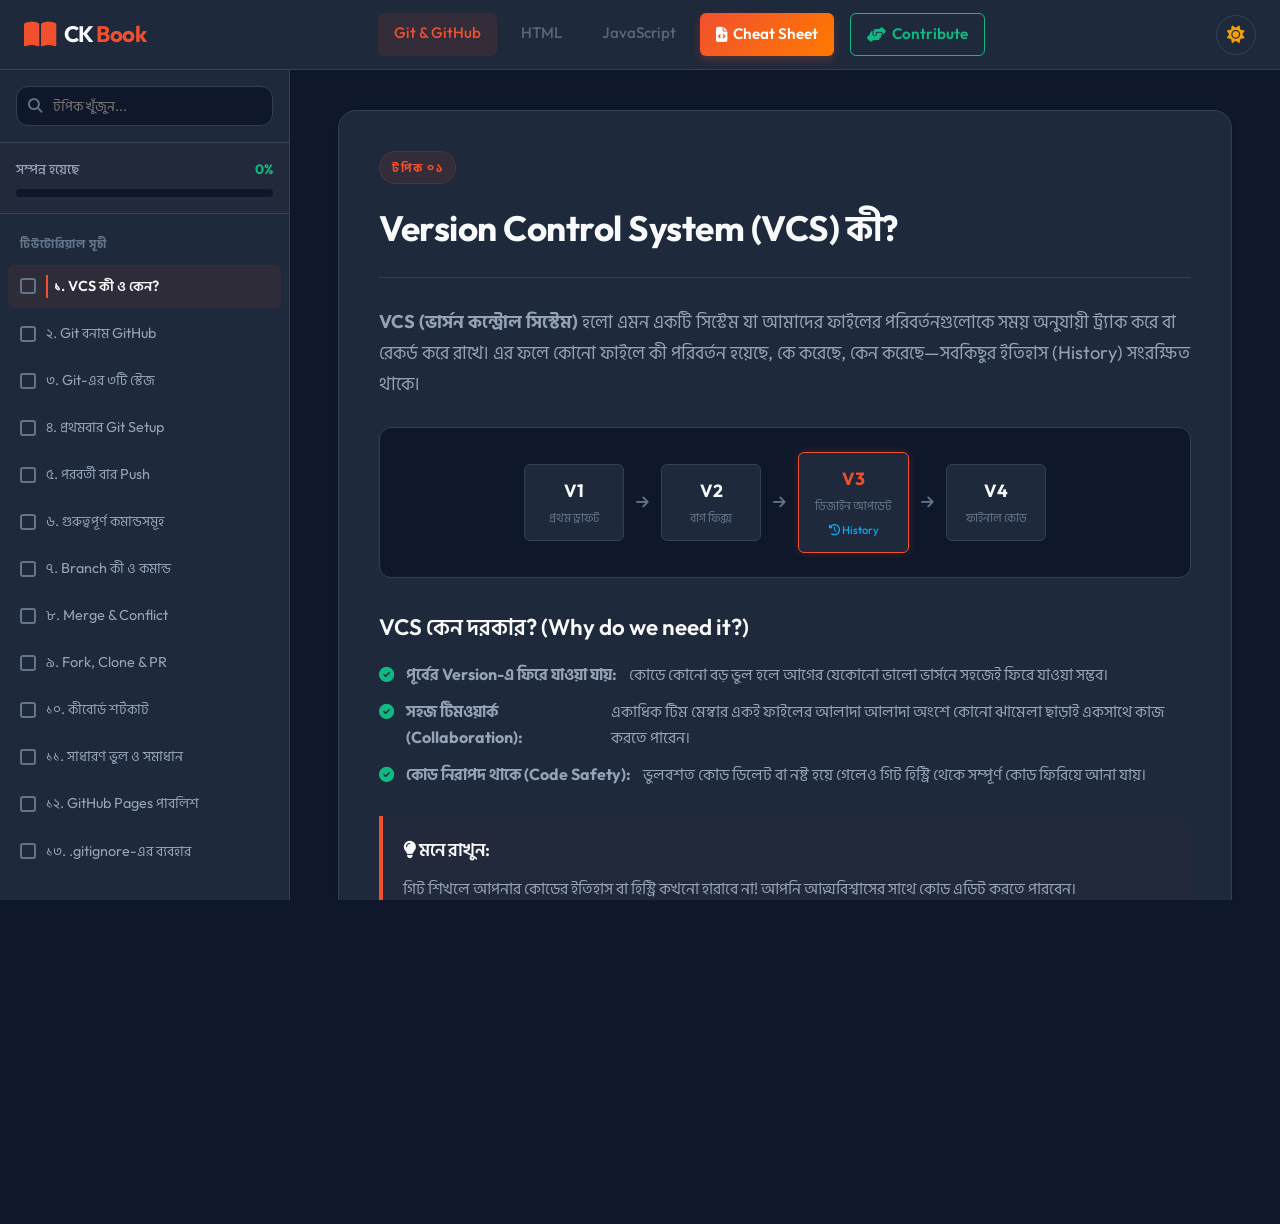
<file: index.html>
<!DOCTYPE html>
<html lang="bn">
<head>
    <meta charset="UTF-8">
    <meta name="viewport" content="width=device-width, initial-scale=1.0">
    <title>Web Development - শিখুন সহজে | CK Book</title>
    <!-- Google Fonts -->
    <link rel="preconnect" href="https://fonts.googleapis.com">
    <link rel="preconnect" href="https://fonts.gstatic.com" crossorigin>
    <link href="https://fonts.googleapis.com/css2?family=Fira+Code:wght@400;500&family=Hind+Siliguri:wght@400;500;600;700&family=Outfit:wght@300;400;500;600;700&display=swap" rel="stylesheet">
    <!-- FontAwesome icons -->
    <link rel="stylesheet" href="https://cdnjs.cloudflare.com/ajax/libs/font-awesome/6.4.0/css/all.min.css">
    <!-- Custom CSS -->
    <link rel="stylesheet" href="style.css">
</head>
<body class="dark-mode">

    <!-- Header Section -->
    <header class="main-header">
        <div class="header-left">
            <button class="menu-toggle" id="menuToggleBtn" aria-label="Toggle Sidebar">
                <i class="fa-solid fa-bars"></i>
            </button>
            <div class="logo">
                <i class="fa-solid fa-book-open logo-icon"></i>
                <span class="logo-text">CK <span>Book</span></span>
            </div>
        </div>

        <nav class="header-nav">
            <a href="index.html#vcs" class="nav-link active">Git & GitHub</a>
            <a href="#" class="nav-link disabled" onclick="alert('HTML & CSS modules are coming soon!')">HTML</a>
            <a href="#" class="nav-link disabled" onclick="alert('JavaScript modules are coming soon!')">JavaScript</a>
            <a href="cheatsheet.html" class="nav-link nav-btn-cheatsheet">
                <i class="fa-solid fa-file-code"></i> Cheat Sheet
            </a>
            <a href="contribute.html" class="nav-link nav-btn-contribute">
                <i class="fa-solid fa-handshake-angle"></i> Contribute
            </a>
        </nav>

        <div class="header-right">
            <div class="theme-switch-wrapper">
                <button id="themeToggleBtn" class="theme-toggle-btn" title="Toggle Light/Dark Mode">
                    <i class="fa-solid fa-sun"></i>
                </button>
            </div>
        </div>
    </header>

    <!-- Main Workspace Layout -->
    <div class="app-container">

        <!-- Sidebar Navigation -->
        <aside class="sidebar" id="sidebar">
            <div class="sidebar-search">
                <div class="search-box">
                    <i class="fa-solid fa-magnifying-glass search-icon"></i>
                    <input type="text" id="topicSearch" placeholder="টপিক খুঁজুন...">
                </div>
            </div>

            <div class="progress-section">
                <div class="progress-info">
                    <span class="progress-label">সম্পন্ন হয়েছে</span>
                    <span class="progress-percent" id="progressPercent">0%</span>
                </div>
                <div class="progress-bar-container">
                    <div class="progress-bar" id="progressBar"></div>
                </div>
            </div>

            <nav class="sidebar-links" id="sidebarLinks">
                <div class="sidebar-group-title">টিউটোরিয়াল সূচী</div>
                
                <a href="#vcs" class="sidebar-link active" data-id="vcs">
                    <span class="link-checkbox-wrapper" onclick="toggleProgress(event, 'vcs')">
                        <input type="checkbox" id="chk-vcs" class="topic-chk">
                    </span>
                    <span class="link-text">১. VCS কী ও কেন?</span>
                </a>
                <a href="#git-vs-github" class="sidebar-link" data-id="git-vs-github">
                    <span class="link-checkbox-wrapper" onclick="toggleProgress(event, 'git-vs-github')">
                        <input type="checkbox" id="chk-git-vs-github" class="topic-chk">
                    </span>
                    <span class="link-text">২. Git বনাম GitHub</span>
                </a>
                <a href="#git-stages" class="sidebar-link" data-id="git-stages">
                    <span class="link-checkbox-wrapper" onclick="toggleProgress(event, 'git-stages')">
                        <input type="checkbox" id="chk-git-stages" class="topic-chk">
                    </span>
                    <span class="link-text">৩. Git-এর ৩টি স্টেজ</span>
                </a>
                <a href="#git-setup" class="sidebar-link" data-id="git-setup">
                    <span class="link-checkbox-wrapper" onclick="toggleProgress(event, 'git-setup')">
                        <input type="checkbox" id="chk-git-setup" class="topic-chk">
                    </span>
                    <span class="link-text">৪. প্রথমবার Git Setup</span>
                </a>
                <a href="#subsequent-push" class="sidebar-link" data-id="subsequent-push">
                    <span class="link-checkbox-wrapper" onclick="toggleProgress(event, 'subsequent-push')">
                        <input type="checkbox" id="chk-subsequent-push" class="topic-chk">
                    </span>
                    <span class="link-text">৫. পরবর্তী বার Push</span>
                </a>
                <a href="#important-commands" class="sidebar-link" data-id="important-commands">
                    <span class="link-checkbox-wrapper" onclick="toggleProgress(event, 'important-commands')">
                        <input type="checkbox" id="chk-important-commands" class="topic-chk">
                    </span>
                    <span class="link-text">৬. গুরুত্বপূর্ণ কমান্ডসমূহ</span>
                </a>
                <a href="#branches" class="sidebar-link" data-id="branches">
                    <span class="link-checkbox-wrapper" onclick="toggleProgress(event, 'branches')">
                        <input type="checkbox" id="chk-branches" class="topic-chk">
                    </span>
                    <span class="link-text">৭. Branch কী ও কমান্ড</span>
                </a>
                <a href="#merge-conflict" class="sidebar-link" data-id="merge-conflict">
                    <span class="link-checkbox-wrapper" onclick="toggleProgress(event, 'merge-conflict')">
                        <input type="checkbox" id="chk-merge-conflict" class="topic-chk">
                    </span>
                    <span class="link-text">৮. Merge & Conflict</span>
                </a>
                <a href="#fork-clone-pr" class="sidebar-link" data-id="fork-clone-pr">
                    <span class="link-checkbox-wrapper" onclick="toggleProgress(event, 'fork-clone-pr')">
                        <input type="checkbox" id="chk-fork-clone-pr" class="topic-chk">
                    </span>
                    <span class="link-text">৯. Fork, Clone & PR</span>
                </a>
                <a href="#keyboard-shortcuts" class="sidebar-link" data-id="keyboard-shortcuts">
                    <span class="link-checkbox-wrapper" onclick="toggleProgress(event, 'keyboard-shortcuts')">
                        <input type="checkbox" id="chk-keyboard-shortcuts" class="topic-chk">
                    </span>
                    <span class="link-text">১০. কীবোর্ড শর্টকাট</span>
                </a>
                <a href="#beginner-errors" class="sidebar-link" data-id="beginner-errors">
                    <span class="link-checkbox-wrapper" onclick="toggleProgress(event, 'beginner-errors')">
                        <input type="checkbox" id="chk-beginner-errors" class="topic-chk">
                    </span>
                    <span class="link-text">১১. সাধারণ ভুল ও সমাধান</span>
                </a>
                <a href="#github-pages" class="sidebar-link" data-id="github-pages">
                    <span class="link-checkbox-wrapper" onclick="toggleProgress(event, 'github-pages')">
                        <input type="checkbox" id="chk-github-pages" class="topic-chk">
                    </span>
                    <span class="link-text">১২. GitHub Pages পাবলিশ</span>
                </a>
                <a href="#gitignore" class="sidebar-link" data-id="gitignore">
                    <span class="link-checkbox-wrapper" onclick="toggleProgress(event, 'gitignore')">
                        <input type="checkbox" id="chk-gitignore" class="topic-chk">
                    </span>
                    <span class="link-text">১৩. .gitignore-এর ব্যবহার</span>
                </a>
            </nav>
        </aside>

        <!-- Sidebar Overlay for Mobile -->
        <div class="sidebar-overlay" id="sidebarOverlay"></div>

        <!-- Main Content Area -->
        <main class="content-area">
            
            <!-- SECTION 1: VCS -->
            <section id="sec-vcs" class="content-section active">
                <div class="content-card">
                    <div class="section-badge">টপিক ০১</div>
                    <h1>Version Control System (VCS) কী?</h1>
                    <div class="divider"></div>
                    
                    <p class="intro-text">
                        <strong>VCS (ভার্সন কন্ট্রোল সিস্টেম)</strong> হলো এমন একটি সিস্টেম যা আমাদের ফাইলের পরিবর্তনগুলোকে সময় অনুযায়ী ট্র‍্যাক করে বা রেকর্ড করে রাখে। এর ফলে কোনো ফাইলে কী পরিবর্তন হয়েছে, কে করেছে, কেন করেছে—সবকিছুর ইতিহাস (History) সংরক্ষিত থাকে।
                    </p>

                    <div class="illustration-container">
                        <div class="flow-diagram">
                            <div class="flow-node">
                                <span class="node-label">V1</span>
                                <span class="node-sub">প্রথম ড্রাফট</span>
                            </div>
                            <div class="flow-arrow"><i class="fa-solid fa-arrow-right"></i></div>
                            <div class="flow-node">
                                <span class="node-label">V2</span>
                                <span class="node-sub">বাগ ফিক্স</span>
                            </div>
                            <div class="flow-arrow"><i class="fa-solid fa-arrow-right"></i></div>
                            <div class="flow-node active">
                                <span class="node-label">V3</span>
                                <span class="node-sub">ডিজাইন আপডেট</span>
                                <span class="node-history"><i class="fa-solid fa-clock-rotate-left"></i> History</span>
                            </div>
                            <div class="flow-arrow"><i class="fa-solid fa-arrow-right"></i></div>
                            <div class="flow-node">
                                <span class="node-label">V4</span>
                                <span class="node-sub">ফাইনাল কোড</span>
                            </div>
                        </div>
                    </div>

                    <h3>VCS কেন দরকার? (Why do we need it?)</h3>
                    <ul class="styled-list">
                        <li>
                            <i class="fa-solid fa-circle-check list-icon"></i>
                            <strong>পূর্বের Version-এ ফিরে যাওয়া যায়:</strong> কোডে কোনো বড় ভুল হলে আগের যেকোনো ভালো ভার্সনে সহজেই ফিরে যাওয়া সম্ভব।
                        </li>
                        <li>
                            <i class="fa-solid fa-circle-check list-icon"></i>
                            <strong>সহজ টিমওয়ার্ক (Collaboration):</strong> একাধিক টিম মেম্বার একই ফাইলের আলাদা আলাদা অংশে কোনো ঝামেলা ছাড়াই একসাথে কাজ করতে পারেন।
                        </li>
                        <li>
                            <i class="fa-solid fa-circle-check list-icon"></i>
                            <strong>কোড নিরাপদ থাকে (Code Safety):</strong> ভুলবশত কোড ডিলেট বা নষ্ট হয়ে গেলেও গিট হিস্ট্রি থেকে সম্পূর্ণ কোড ফিরিয়ে আনা যায়।
                        </li>
                    </ul>

                    <div class="note-box tip">
                        <h4><i class="fa-solid fa-lightbulb"></i> মনে রাখুন:</h4>
                        <p>গিট শিখলে আপনার কোডের ইতিহাস বা হিস্ট্রি কখনো হারাবে না! আপনি আত্মবিশ্বাসের সাথে কোড এডিট করতে পারবেন।</p>
                    </div>
                </div>
            </section>

            <!-- SECTION 2: Git vs GitHub -->
            <section id="sec-git-vs-github" class="content-section">
                <div class="content-card">
                    <div class="section-badge">টপিক ০২</div>
                    <h1>Git বনাম GitHub</h1>
                    <div class="divider"></div>

                    <p class="intro-text">
                        অনেকেই গিট (Git) এবং গিটহাব (GitHub) কে একই জিনিস মনে করেন, কিন্তু তাদের মধ্যে স্পষ্ট পার্থক্য রয়েছে। সংক্ষেপে বলতে গেলে:
                    </p>
                    
                    <div class="vs-container">
                        <div class="vs-card git-card">
                            <div class="vs-header">
                                <i class="fa-brands fa-git-alt"></i>
                                <h2>Git (গিট)</h2>
                            </div>
                            <div class="vs-body">
                                <ul>
                                    <li> এটি একটি <strong>সফটওয়্যার (Software)</strong>।</li>
                                    <li> এটি লোকাল কম্পিউটারেই কাজ করে <strong>(Local System)</strong>।</li>
                                    <li> এটি ফাইল ট্র্যাকিং এবং ভার্সন কন্ট্রোল করে।</li>
                                    <li> ইন্টারনেট ছাড়াও সম্পূর্ণ <strong>অফলাইনে</strong> কাজ করা যায়।</li>
                                    <li> কোড আপনার নিজের কম্পিউটারে জমা থাকে।</li>
                                </ul>
                            </div>
                        </div>

                        <div class="vs-divider">VS</div>

                        <div class="vs-card github-card">
                            <div class="vs-header">
                                <i class="fa-brands fa-github"></i>
                                <h2>GitHub (গিটহাব)</h2>
                            </div>
                            <div class="vs-body">
                                <ul>
                                    <li> এটি একটি <strong>ওয়েব সার্ভিস (Web Service)</strong>।</li>
                                    <li> এটি একটি ক্লাউড বা ইন্টারনেট ভিত্তিক হোস্টিং সার্ভিস <strong>(Cloud)</strong>।</li>
                                    <li> এটি গিট রিপোজিটরিগুলো অনলাইনে হোস্ট করতে সাহায্য করে।</li>
                                    <li> এটি ব্যবহার করার জন্য <strong>ইন্টারনেট কানেকশন</strong> প্রয়োজন।</li>
                                    <li> কোড ইন্টারনেটে ক্লাউড স্টোরেজে জমা থাকে।</li>
                                </ul>
                            </div>
                        </div>
                    </div>

                    <div class="note-box info">
                        <h4><i class="fa-solid fa-circle-info"></i> গোল্ডেন রুল:</h4>
                        <p><strong>Git</strong> হলো আপনার লোকাল কাজের টুল, আর <strong>GitHub</strong> হলো আপনার করা কাজ অন্য সবার সাথে শেয়ার ও ব্যাকআপ রাখার ক্লাউড প্ল্যাটফর্ম।</p>
                    </div>
                </div>
            </section>

            <!-- SECTION 3: Git Stages -->
            <section id="sec-git-stages" class="content-section">
                <div class="content-card">
                    <div class="section-badge">টপিক ০৩</div>
                    <h1>Git-এর ৩টি স্টেজ (3 Stages of Git)</h1>
                    <div class="divider"></div>

                    <p class="intro-text">
                        গিটে আমাদের কাজ মূলত তিনটি প্রধান ধাপে বা স্টেজে সম্পন্ন হয়। এই ধাপগুলো বুঝতে পারলে গিটের পুরো প্রসেস বোঝা খুবই সহজ হয়ে যায়।
                    </p>

                    <div class="stages-visual">
                        <div class="stage-box working">
                            <div class="stage-num">১</div>
                            <h4>Working Directory</h4>
                            <p>যেখানে আমরা ফাইল তৈরি বা এডিট করি</p>
                        </div>
                        <div class="stage-arrow">
                            <span>git add</span>
                            <i class="fa-solid fa-arrow-right"></i>
                        </div>
                        <div class="stage-box staging">
                            <div class="stage-num">২</div>
                            <h4>Staging Area</h4>
                            <p>ফাইলগুলোকে কমিট করার জন্য প্রস্তুত করা (Index)</p>
                        </div>
                        <div class="stage-arrow">
                            <span>git commit</span>
                            <i class="fa-solid fa-arrow-right"></i>
                        </div>
                        <div class="stage-box repo">
                            <div class="stage-num">৩</div>
                            <h4>Git Repository</h4>
                            <p>ফাইলগুলো স্থায়ীভাবে কমিট ও সেভ হয়ে যায় (.git)</p>
                        </div>
                    </div>

                    <h3>সংক্ষেপে মনে রাখার টিপস:</h3>
                    <div class="steps-container">
                        <div class="step-item">
                            <div class="step-num-icon">1</div>
                            <div>
                                <strong>git add:</strong> ফাইলগুলোকে Working Directory থেকে Staging Area-তে পাঠায়।
                            </div>
                        </div>
                        <div class="step-item">
                            <div class="step-num-icon">2</div>
                            <div>
                                <strong>git commit:</strong> ফাইলগুলোকে Staging Area থেকে Local Repository-তে চিরস্থায়ীভাবে সেভ (snapshot) করে।
                            </div>
                        </div>
                        <div class="step-item">
                            <div class="step-num-icon">3</div>
                            <div>
                                <strong>git push:</strong> লোকাল রিপোজিটরি থেকে কোডগুলো ক্লাউডে বা GitHub-এ আপলোড করে দেয়।
                            </div>
                        </div>
                    </div>

                    <div class="note-box code-explain">
                        <h4><i class="fa-solid fa-diagram-project"></i> কাজের পুরো প্রবাহ (Workflow):</h4>
                        <p class="flow-string">Working Directory &rarr; Staging Area &rarr; Git Repository (.git) &rarr; GitHub (Remote)</p>
                    </div>
                </div>
            </section>

            <!-- SECTION 4: First Time Git Setup -->
            <section id="sec-git-setup" class="content-section">
                <div class="content-card">
                    <div class="section-badge">টপিক ০৪</div>
                    <h1>প্রথমবার GitHub-এ কোড পুশ (Setup Steps)</h1>
                    <div class="divider"></div>

                    <p class="intro-text">
                        প্রথমবার কোনো প্রজেক্ট তৈরি করে সেটি গিটহাবে আপলোড করার জন্য নিচের ৯টি সহজ ধাপ অনুসরণ করতে হয়।
                    </p>

                    <div class="setup-steps">
                        <div class="setup-step">
                            <span class="badge-num">১</span>
                            <div class="setup-desc">
                                <strong>প্রজেক্ট ফোল্ডার তৈরি করুন:</strong>
                                <p>আপনার কম্পিউটারে একটি নতুন ফোল্ডার তৈরি করুন।</p>
                                <div class="code-wrapper">
                                    <div class="code-header">
                                        <span>Terminal</span>
                                        <button class="copy-btn" onclick="copyCode(this)"><i class="fa-regular fa-copy"></i> Copy</button>
                                    </div>
                                    <pre><code>mkdir my-project</code></pre>
                                </div>
                            </div>
                        </div>

                        <div class="setup-step">
                            <span class="badge-num">২</span>
                            <div class="setup-desc">
                                <strong>VS Code দিয়ে ফোল্ডারটি ওপেন করুন:</strong>
                                <p>তৈরি করা ফোল্ডারটি আপনার কোড এডিটরে ওপেন করুন।</p>
                            </div>
                        </div>

                        <div class="setup-step">
                            <span class="badge-num">৩</span>
                            <div class="setup-desc">
                                <strong>গিট ইনিশিয়েট (Git Init) করুন:</strong>
                                <p>প্রজেক্টে গিট চালু করার জন্য নিচের কমান্ডটি রান করুন। এর ফলে ফোল্ডারে একটি ইনভিজিবল <code>.git</code> ফোল্ডার তৈরি হবে।</p>
                                <div class="code-wrapper">
                                    <div class="code-header">
                                        <span>Terminal</span>
                                        <button class="copy-btn" onclick="copyCode(this)"><i class="fa-regular fa-copy"></i> Copy</button>
                                    </div>
                                    <pre><code>git init</code></pre>
                                </div>
                            </div>
                        </div>

                        <div class="setup-step">
                            <span class="badge-num">৪</span>
                            <div class="setup-desc">
                                <strong>ফাইলসমূহ Staging-এ যুক্ত করুন:</strong>
                                <p>ফোল্ডারের সব ফাইল ট্র্যাকিং তালিকায় যুক্ত করতে <code>.</code> (ডট) ব্যবহার করে কমান্ডটি লিখুন।</p>
                                <div class="code-wrapper">
                                    <div class="code-header">
                                        <span>Terminal</span>
                                        <button class="copy-btn" onclick="copyCode(this)"><i class="fa-regular fa-copy"></i> Copy</button>
                                    </div>
                                    <pre><code>git add .</code></pre>
                                </div>
                            </div>
                        </div>

                        <div class="setup-step">
                            <span class="badge-num">৫</span>
                            <div class="setup-desc">
                                <strong>প্রথম কমিট (Commit) করুন:</strong>
                                <p>সব ফাইল লোকাল রিপোজিটরিতে সেভ করার জন্য একটি অর্থবহ মেসেজ দিয়ে কমিট করুন।</p>
                                <div class="code-wrapper">
                                    <div class="code-header">
                                        <span>Terminal</span>
                                        <button class="copy-btn" onclick="copyCode(this)"><i class="fa-regular fa-copy"></i> Copy</button>
                                    </div>
                                    <pre><code>git commit -m "first commit"</code></pre>
                                </div>
                            </div>
                        </div>

                        <div class="setup-step">
                            <span class="badge-num">৬</span>
                            <div class="setup-desc">
                                <strong>ডিফল্ট ব্রাঞ্চ 'main' নির্ধারণ করুন:</strong>
                                <p>আপনার ডিফল্ট কাজের ব্রাঞ্চের নাম <code>main</code> সেট করুন।</p>
                                <div class="code-wrapper">
                                    <div class="code-header">
                                        <span>Terminal</span>
                                        <button class="copy-btn" onclick="copyCode(this)"><i class="fa-regular fa-copy"></i> Copy</button>
                                    </div>
                                    <pre><code>git branch -M main</code></pre>
                                </div>
                            </div>
                        </div>

                        <div class="setup-step">
                            <span class="badge-num">৭</span>
                            <div class="setup-desc">
                                <strong>GitHub-এ একটি রিপোজিটরি তৈরি করে URL কপি করুন:</strong>
                                <p>গিটহাব অ্যাকাউন্টে গিয়ে একটি নতুন Repository তৈরি করুন এবং তার HTTPS বা SSH লিঙ্কটি কপি করে আনুন।</p>
                            </div>
                        </div>

                        <div class="setup-step">
                            <span class="badge-num">৮</span>
                            <div class="setup-desc">
                                <strong>রিমোট অরিজিন (Remote Origin) সেট করুন:</strong>
                                <p>কপি করা গিটহাব লিঙ্কটি আপনার লোকাল প্রোজেক্টের সাথে যুক্ত করার জন্য নিচের কমান্ডটি দিন।</p>
                                <div class="code-wrapper">
                                    <div class="code-header">
                                        <span>Terminal</span>
                                        <button class="copy-btn" onclick="copyCode(this)"><i class="fa-regular fa-copy"></i> Copy</button>
                                    </div>
                                    <pre><code>git remote add origin https://github.com/username/repo-name.git</code></pre>
                                </div>
                            </div>
                        </div>

                        <div class="setup-step">
                            <span class="badge-num">৯</span>
                            <div class="setup-desc">
                                <strong>কোড পুশ (Push) করুন:</strong>
                                <p>লোকাল প্রজেক্টের সব কোড গিটহাবে পাঠানোর জন্য নিচের কমান্ডটি রান করুন।</p>
                                <div class="code-wrapper">
                                    <div class="code-header">
                                        <span>Terminal</span>
                                        <button class="copy-btn" onclick="copyCode(this)"><i class="fa-regular fa-copy"></i> Copy</button>
                                    </div>
                                    <pre><code>git push -u origin main</code></pre>
                                </div>
                            </div>
                        </div>
                    </div>
                </div>
            </section>

            <!-- SECTION 5: Subsequent Push -->
            <section id="sec-subsequent-push" class="content-section">
                <div class="content-card">
                    <div class="section-badge">টপিক ০৫</div>
                    <h1>পরবর্তী সময়ে পরিবর্তন পুশ করার নিয়ম</h1>
                    <div class="divider"></div>

                    <p class="intro-text">
                        একবার প্রজেক্টের সাথে GitHub কানেক্ট হয়ে গেলে, পরবর্তীতে ফাইলে নতুন কোনো কোড পরিবর্তন বা সংযোজন করার পর গিটহাবে পুশ করার প্রসেসটি অত্যন্ত সংক্ষিপ্ত। তখন আর বার বার ইনিশিয়ালাইজ বা রিমোট লিঙ্ক যোগ করতে হয় না।
                    </p>

                    <h3>মাত্র ৩টি সহজ কমান্ড:</h3>
                    
                    <div class="shortcut-steps">
                        <div class="card-step">
                            <span class="step-indicator">কমান্ড ১</span>
                            <h4>পরিবর্তনগুলো যুক্ত করুন</h4>
                            <p>সব নতুন বা পরিবর্তিত ফাইল স্টেজিং এরিয়াতে যোগ করার কমান্ড:</p>
                            <div class="code-wrapper">
                                <div class="code-header">
                                        <span>Terminal</span>
                                    <button class="copy-btn" onclick="copyCode(this)"><i class="fa-regular fa-copy"></i> Copy</button>
                                </div>
                                <pre><code>git add .</code></pre>
                            </div>
                        </div>

                        <div class="card-step">
                            <span class="step-indicator">কমান্ড ২</span>
                            <h4>কমিট করুন</h4>
                            <p>পরিবর্তনের একটি ছোট বিবরণ দিয়ে স্ন্যাপশট সেভ করার কমান্ড:</p>
                            <div class="code-wrapper">
                                <div class="code-header">
                                        <span>Terminal</span>
                                    <button class="copy-btn" onclick="copyCode(this)"><i class="fa-regular fa-copy"></i> Copy</button>
                                </div>
                                <pre><code>git commit -m "update message"</code></pre>
                            </div>
                        </div>

                        <div class="card-step">
                            <span class="step-indicator">কমান্ড ৩</span>
                            <h4>সরাসরি পুশ করুন</h4>
                            <p>নতুন কমিটগুলো সরাসরি রিমোট রিপোজিটরিতে পাঠিয়ে দেয়ার কমান্ড:</p>
                            <div class="code-wrapper">
                                <div class="code-header">
                                        <span>Terminal</span>
                                    <button class="copy-btn" onclick="copyCode(this)"><i class="fa-regular fa-copy"></i> Copy</button>
                                </div>
                                <pre><code>git push</code></pre>
                            </div>
                        </div>
                    </div>

                    <div class="note-box success">
                        <h4><i class="fa-solid fa-circle-check"></i> কাজ শেষ!</h4>
                        <p>এই ৩টি কমান্ড রান করার সাথে সাথেই আপনার পরিবর্তিত কোড গিটহাবে নিরাপদে আপডেট হয়ে যাবে।</p>
                    </div>
                </div>
            </section>

            <!-- SECTION 6: Important Commands -->
            <section id="sec-important-commands" class="content-section">
                <div class="content-card">
                    <div class="section-badge">টপিক ০৬</div>
                    <h1>গুরুত্বপূর্ণ কমান্ডসমূহ (Git Commands Cheat Sheet)</h1>
                    <div class="divider"></div>

                    <p class="intro-text">
                        নিচে দৈনন্দিন কাজে সবচেয়ে বেশি ব্যবহৃত গিট কমান্ডগুলোর একটি তালিকা দেওয়া হলো। এই কমান্ডগুলো ভালোভাবে অনুশীলন করলে কাজ অনেক সহজ হয়ে যাবে।
                    </p>

                    <div class="table-responsive">
                        <table class="cheat-table">
                            <thead>
                                <tr>
                                    <th>কমান্ড (Command)</th>
                                    <th>ব্যবহার (Usage)</th>
                                    <th>উদাহরণ (Example)</th>
                                </tr>
                            </thead>
                            <tbody>
                                <tr>
                                    <td><code class="cmd-code">git init</code></td>
                                    <td>নতুন লোকাল রিপোজিটরি শুরু করতে</td>
                                    <td><code class="ex-code">git init</code></td>
                                </tr>
                                <tr>
                                    <td><code class="cmd-code">git status</code></td>
                                    <td>ফাইলের বর্তমান অবস্থা (Tracked/Untracked) দেখতে</td>
                                    <td><code class="ex-code">git status</code></td>
                                </tr>
                                <tr>
                                    <td><code class="cmd-code">git add .</code></td>
                                    <td>সব পরিবর্তন Staging Area-তে যোগ করতে</td>
                                    <td><code class="ex-code">git add .</code></td>
                                </tr>
                                <tr>
                                    <td><code class="cmd-code">git add &lt;file&gt;</code></td>
                                    <td>নির্দিষ্ট কোনো ফাইল Staging-এ যোগ করতে</td>
                                    <td><code class="ex-code">git add index.html</code></td>
                                </tr>
                                <tr>
                                    <td><code class="cmd-code">git commit -m "msg"</code></td>
                                    <td>স্টেজড ফাইলগুলো রিপোজিটরিতে চিরতরে সেভ করতে</td>
                                    <td><code class="ex-code">git commit -m "feat: navbar"</code></td>
                                </tr>
                                <tr>
                                    <td><code class="cmd-code">git log</code></td>
                                    <td>কমিটের ইতিহাস বা পূর্বের কাজের লিস্ট দেখতে</td>
                                    <td><code class="ex-code">git log</code></td>
                                </tr>
                                <tr>
                                    <td><code class="cmd-code">git diff</code></td>
                                    <td>ফাইলে কী কী পরিবর্তন করা হয়েছে তা তুলনা করতে</td>
                                    <td><code class="ex-code">git diff</code></td>
                                </tr>
                                <tr>
                                    <td><code class="cmd-code">git branch</code></td>
                                    <td>প্রজেক্টের সকল ব্রাঞ্চের নাম দেখতে</td>
                                    <td><code class="ex-code">git branch</code></td>
                                </tr>
                                <tr>
                                    <td><code class="cmd-code">git branch &lt;name&gt;</code></td>
                                    <td>নতুন কোনো ব্রাঞ্চ তৈরি করতে</td>
                                    <td><code class="ex-code">git branch feature-login</code></td>
                                </tr>
                                <tr>
                                    <td><code class="cmd-code">git switch &lt;branch&gt;</code></td>
                                    <td>একটি ব্রাঞ্চ থেকে অন্য ব্রাঞ্চে পরিবর্তন করতে</td>
                                    <td><code class="ex-code">git switch feature-login</code></td>
                                </tr>
                                <tr>
                                    <td><code class="cmd-code">git merge &lt;branch&gt;</code></td>
                                    <td>অন্য কোনো ব্রাঞ্চকে বর্তমান ব্রাঞ্চের সাথে যুক্ত করতে</td>
                                    <td><code class="ex-code">git merge feature-login</code></td>
                                </tr>
                                <tr>
                                    <td><code class="cmd-code">git remote -v</code></td>
                                    <td>যুক্ত রিমোট রিপোজিটরির লিস্ট দেখতে</td>
                                    <td><code class="ex-code">git remote -v</code></td>
                                </tr>
                                <tr>
                                    <td><code class="cmd-code">git push -u origin main</code></td>
                                    <td>প্রথমবার রিমোটে কোড আপলোড এবং ট্র্যাকিং সেট করতে</td>
                                    <td><code class="ex-code">git push -u origin main</code></td>
                                </tr>
                                <tr>
                                    <td><code class="cmd-code">git pull</code></td>
                                    <td>গিটহাব থেকে লেটেস্ট কোড লোকাল প্রজেক্টে টেনে আনতে</td>
                                    <td><code class="ex-code">git pull</code></td>
                                </tr>
                                <tr>
                                    <td><code class="cmd-code">git clone &lt;url&gt;</code></td>
                                    <td>অনলাইনের কোনো প্রজেক্ট নিজের কম্পিউটারে ডাউনলোড করতে</td>
                                    <td><code class="ex-code">git clone https://github.com/...</code></td>
                                </tr>
                            </tbody>
                        </table>
                    </div>

                    <div class="note-box tip">
                        <h4><i class="fa-solid fa-lightbulb"></i> কাজের টিপস:</h4>
                        <p>প্রতিবার কাজ করার শুরুতে এবং মাঝে মাঝে <code>git status</code> দিয়ে দেখে নিন ফাইলের বর্তমান অবস্থা কী। এতে ভুল এড়ানো সহজ হয়!</p>
                    </div>
                </div>
            </section>

            <!-- SECTION 7: Branches -->
            <section id="sec-branches" class="content-section">
                <div class="content-card">
                    <div class="section-badge">টপিক ০৭</div>
                    <h1>Branch (ব্রাঞ্চ) কী ও প্রয়োজনীয় কমান্ডসমূহ</h1>
                    <div class="divider"></div>

                    <p class="intro-text">
                        <strong>Branch (ব্রাঞ্চ)</strong> মানে হলো আলাদা একটি কাজের লাইন! প্রজেক্টের মূল কোড (main বা master branch) নষ্ট না করে স্বাধীনভাবে কোনো নতুন ফিচার বা আইডিয়া নিয়ে কাজ করার সুবিধাকে ব্রাঞ্চিং বলা হয়।
                    </p>

                    <div class="illustration-container">
                        <div class="branch-diagram">
                            <div class="branch-line main-line">
                                <span class="branch-title">main branch</span>
                                <div class="branch-dots">
                                    <span class="dot" title="Commit 1"></span>
                                    <span class="dot" title="Commit 2"></span>
                                    <span class="dot" title="Commit 3"></span>
                                </div>
                            </div>
                            
                            <div class="branch-line feature-line">
                                <span class="branch-title">feature-1 branch</span>
                                <div class="branch-dots">
                                    <span class="dot" title="Feature Commit 1"></span>
                                    <span class="dot" title="Feature Commit 2"></span>
                                </div>
                            </div>
                        </div>
                    </div>

                    <h3>ব্রাঞ্চিং-এর দরকার কেন?</h3>
                    <ul class="styled-list">
                        <li>আপনি যখন নতুন কোনো ফিচার তৈরি করছেন, তখন প্রজেক্টের মেইন কোড সচল থাকে।</li>
                        <li>একই প্রজেক্টে একাধিক ডেভেলপার আলাদা আলাদা ব্রাঞ্চ তৈরি করে একে অপরের কাজে ইন্টারফেয়ার না করে কাজ করতে পারেন।</li>
                    </ul>

                    <h3>গুরুত্বপূর্ণ কমান্ডসমূহ:</h3>
                    
                    <div class="code-desc-pair">
                        <p><strong>১. নতুন ব্রাঞ্চ তৈরি করা:</strong></p>
                        <div class="code-wrapper">
                            <div class="code-header">
                                        <span>Terminal</span>
                                <button class="copy-btn" onclick="copyCode(this)"><i class="fa-regular fa-copy"></i> Copy</button>
                            </div>
                            <pre><code>git branch &lt;branch-name&gt;</code></pre>
                        </div>
                    </div>

                    <div class="code-desc-pair">
                        <p><strong>২. ব্রাঞ্চে মুভ বা পরিবর্তন করা:</strong></p>
                        <div class="code-wrapper">
                            <div class="code-header">
                                        <span>Terminal</span>
                                <button class="copy-btn" onclick="copyCode(this)"><i class="fa-regular fa-copy"></i> Copy</button>
                            </div>
                            <pre><code>git switch &lt;branch-name&gt;  # অথবা git checkout &lt;branch-name&gt;</code></pre>
                        </div>
                    </div>

                    <div class="code-desc-pair">
                        <p><strong>৩. সকল ব্রাঞ্চের তালিকা দেখা:</strong></p>
                        <div class="code-wrapper">
                            <div class="code-header">
                                        <span>Terminal</span>
                                <button class="copy-btn" onclick="copyCode(this)"><i class="fa-regular fa-copy"></i> Copy</button>
                            </div>
                            <pre><code>git branch</code></pre>
                        </div>
                    </div>

                    <div class="code-desc-pair">
                        <p><strong>৪. অন্য ব্রাঞ্চকে নিজের ব্রাঞ্চের সাথে মার্জ বা যুক্ত করা:</strong></p>
                        <div class="code-wrapper">
                            <div class="code-header">
                                        <span>Terminal</span>
                                <button class="copy-btn" onclick="copyCode(this)"><i class="fa-regular fa-copy"></i> Copy</button>
                            </div>
                            <pre><code>git merge &lt;branch-name&gt;</code></pre>
                        </div>
                    </div>
                </div>
            </section>

            <!-- SECTION 8: Merge & Conflict -->
            <section id="sec-merge-conflict" class="content-section">
                <div class="content-card">
                    <div class="section-badge">টপিক ০৮</div>
                    <h1>Merge & Conflict (মার্জ ও কনফ্লিক্ট)</h1>
                    <div class="divider"></div>

                    <p class="intro-text">
                        কোড মার্জিং চমৎকার হলেও মাঝে মাঝে গিটের কাজে কনফ্লিক্ট দেখা দেয়। এটি ডেভেলপমেন্টের একটি অত্যন্ত স্বাভাবিক অংশ।
                    </p>

                    <h3>কনফ্লিক্ট কখন হয়?</h3>
                    <p>
                        যখন দুইজন প্রোগ্রামার একই ফাইলের <strong>একই লাইনে</strong> আলাদা আলাদা কোড পরিবর্তন করেন, অথবা একজন একটি ফাইল ডিলেট করে দেন আর অন্যজন ওই ফাইলটি এডিট করেন, তখন গিট নিজে থেকে সিদ্ধান্ত নিতে পারে না যে কার কোডটি রাখা হবে। গিট তখন মার্জিং থামিয়ে দেয় এবং একটি <strong>Conflict</strong> তৈরি করে।
                    </p>

                    <div class="conflict-visual">
                        <div class="conflict-marker header-marker">&lt;&lt;&lt;&lt;&lt;&lt;&lt; HEAD (Current Change)</div>
                        <div class="conflict-content current">const apiURL = "https://api.mylocalhost.dev";</div>
                        <div class="conflict-marker divider-marker">=======</div>
                        <div class="conflict-content incoming">const apiURL = "https://api.productionserver.com";</div>
                        <div class="conflict-marker footer-marker">&gt;&gt;&gt;&gt;&gt;&gt;&gt; feature-api (Incoming Change)</div>
                    </div>

                    <h3>কনফ্লিক্ট সমাধানের উপায়: </h3>
                    <ol class="styled-list-ol">
                        <li>VS Code বা এডিটরে ফাইলটি ওপেন করলে উপরের ছবির মতো অপশন দেখতে পাবেন।</li>
                        <li>সেখানে ৩টি অপশন থাকে:
                            <ul>
                                <li><strong>Accept Current Change:</strong> নিজের ব্রাঞ্চের কোডটি রাখতে।</li>
                                <li><strong>Accept Incoming Change:</strong> অন্য ব্রাঞ্চ থেকে আসা নতুন কোডটি রাখতে।</li>
                                <li><strong>Accept Both Changes:</strong> দুটি কোডই একসাথে রাখতে।</li>
                            </ul>
                        </li>
                        <li>পছন্দমতো অপশন ক্লিক করে ফাইলটি সেভ করুন।</li>
                        <li>তারপর আবার স্বাভাবিকভাবে ফাইলটি স্টেজিং ও কমিট করুন:
                            <div class="code-wrapper">
                                <div class="code-header">
                                        <span>Terminal</span>
                                    <button class="copy-btn" onclick="copyCode(this)"><i class="fa-regular fa-copy"></i> Copy</button>
                                </div>
                                <pre><code>git add .
git commit -m "Resolved merge conflict"</code></pre>
                            </div>
                        </li>
                    </ol>
                </div>
            </section>

            <!-- SECTION 9: Fork, Clone, PR -->
            <section id="sec-fork-clone-pr" class="content-section">
                <div class="content-card">
                    <div class="section-badge">টপিক ০৯</div>
                    <h1>Fork, Clone এবং Pull Request</h1>
                    <div class="divider"></div>

                    <p class="intro-text">
                        ওপেন সোর্স প্রজেক্টে বা কোনো টিমের সাথে কাজ করার ক্ষেত্রে এই তিনটি শব্দ বা ধারণা বহুল ব্যবহূত হয়।
                    </p>

                    <div class="collaboration-grid">
                        <div class="collab-item">
                            <div class="collab-icon"><i class="fa-solid fa-code-fork"></i></div>
                            <h3>Fork (ফোর্ক)</h3>
                            <p>অন্য কোনো ডেভেলপারের গিটহাব রিপোজিটরি সম্পূর্ণ কপি করে আপনার নিজের গিটহাব অ্যাকাউন্টে একটি কপি তৈরি করা। এটি সম্পূর্ণ অনলাইন প্রসেস।</p>
                        </div>
                        <div class="collab-item">
                            <div class="collab-icon"><i class="fa-solid fa-download"></i></div>
                            <h3>Clone (ক্লোন)</h3>
                            <p>গিটহাবের কোনো অনলাইন রিপোজিটরিকে আপনার কম্পিউটারে (লোকালে) ডাউনলোড বা নিয়ে আসা। এর ফলে লোকাল কম্পিউটারে কাজ করা যায়।</p>
                            <div class="code-wrapper mini-code">
                                <pre><code>git clone &lt;repo-url&gt;</code></pre>
                            </div>
                        </div>
                        <div class="collab-item">
                            <div class="collab-icon"><i class="fa-solid fa-code-pull-request"></i></div>
                            <h3>Pull Request (PR)</h3>
                            <p>ফোর্ক বা ক্লোন করা প্রজেক্টে আপনি কোনো কাজ শেষ করার পর, মূল রিপোজিটরির ওনার বা মেইন্টেইনারের কাছে আপনার করা কোডগুলো উনার মূল প্রজেক্টে যুক্ত (Merge) করার জন্য রিকোয়েস্ট পাঠানো।</p>
                        </div>
                    </div>

                    <div class="illustration-container">
                        <div class="collab-flow">
                            <div class="flow-box">Original Repo (GitHub)</div>
                            <div class="flow-arrow-dir"><i class="fa-solid fa-arrow-right"></i> <span>Fork</span></div>
                            <div class="flow-box">Your Repo (GitHub)</div>
                            <div class="flow-arrow-dir"><i class="fa-solid fa-arrow-right"></i> <span>Clone</span></div>
                            <div class="flow-box">Your Computer</div>
                        </div>
                        <div class="collab-flow-back">
                            <div class="flow-box-light">Your Computer (Push)</div>
                            <div class="flow-arrow-dir-back"><i class="fa-solid fa-arrow-right"></i> <span>Pull Request (PR)</span></div>
                            <div class="flow-box-light">Original Repo (GitHub)</div>
                        </div>
                    </div>
                </div>
            </section>

            <!-- SECTION 10: Keyboard Shortcuts -->
            <section id="sec-keyboard-shortcuts" class="content-section">
                <div class="content-card">
                    <div class="section-badge">টপিক ১০</div>
                    <h1>কীবোর্ড শর্টকাট (VS Code Terminal + Git)</h1>
                    <div class="divider"></div>

                    <p class="intro-text">
                        মাউস ছাড়াই কিবোর্ড দিয়ে দ্রুত কমান্ড রান করতে এবং টার্মিনাল ম্যানেজ করতে এই শর্টকাটগুলো সাহায্য করবে।
                    </p>

                    <div class="table-responsive">
                        <table class="shortcut-table">
                            <thead>
                                <tr>
                                    <th>কাজ (Action)</th>
                                    <th>শর্টকাট - Windows / Linux</th>
                                    <th>শর্টকাট - macOS</th>
                                </tr>
                            </thead>
                            <tbody>
                                <tr>
                                    <td><strong>টার্মিনাল ওপেন/হাইড করতে</strong></td>
                                    <td><kbd>Ctrl</kbd> + <kbd>`</kbd></td>
                                    <td><kbd>Ctrl</kbd> + <kbd>`</kbd></td>
                                </tr>
                                <tr>
                                    <td><strong>নতুন টার্মিনাল উইন্ডো খুলতে</strong></td>
                                    <td><kbd>Ctrl</kbd> + <kbd>Shift</kbd> + <kbd>`</kbd></td>
                                    <td><kbd>Cmd</kbd> + <kbd>Shift</kbd> + <kbd>`</kbd></td>
                                </tr>
                                <tr>
                                    <td><strong>টার্মিনাল স্ক্রিন ক্লিয়ার করতে</strong></td>
                                    <td>টাইপ করুন: <code class="short-code">cls</code> অথবা <kbd>Ctrl</kbd> + <kbd>L</kbd></td>
                                    <td>টাইপ করুন: <code class="short-code">clear</code> অথবা <kbd>Cmd</kbd> + <kbd>K</kbd></td>
                                </tr>
                                <tr>
                                    <td><strong>পূর্বের কমান্ড পুনরায় টাইপ করতে</strong></td>
                                    <td><kbd>&uarr;</kbd> (Up Arrow)</td>
                                    <td><kbd>&uarr;</kbd> (Up Arrow)</td>
                                </tr>
                                <tr>
                                    <td><strong>কমান্ডের সাজেস্ট করা অটো-কমপ্লিট করতে</strong></td>
                                    <td><kbd>Tab</kbd></td>
                                    <td><kbd>Tab</kbd></td>
                                </tr>
                                <tr>
                                    <td><strong>চলতি কোনো কমান্ড বা প্রসেস বাতিল করতে</strong></td>
                                    <td><kbd>Ctrl</kbd> + <kbd>C</kbd></td>
                                    <td><kbd>Ctrl</kbd> + <kbd>C</kbd></td>
                                </tr>
                            </tbody>
                        </table>
                    </div>
                </div>
            </section>

            <!-- SECTION 11: Beginner Errors -->
            <section id="sec-beginner-errors" class="content-section">
                <div class="content-card">
                    <div class="section-badge">টপিক ১১</div>
                    <h1>সাধারণ কিছু ভুল ও সমাধান (Common Errors Handeling)</h1>
                    <div class="divider"></div>

                    <p class="intro-text">
                        গিট ব্যবহার শুরু করার পর নতুনদের সাধারণ কিছু ভুল বা এরর দেখা দেয়। নিচে প্রধান কয়েকটি সমস্যা ও তাদের সহজ সমাধান দেওয়া হলো:
                    </p>

                    <div class="error-accordion">
                        <div class="error-item">
                            <div class="error-header">
                                <span class="error-msg"><i class="fa-solid fa-triangle-exclamation"></i> fatal: not a git repository</span>
                                <i class="fa-solid fa-chevron-down fold-icon"></i>
                            </div>
                            <div class="error-body">
                                <p><strong>কারণ:</strong> ফোল্ডারটি গিট দ্বারা ট্র্যাকিং করা হচ্ছে না অথবা আপনি ভুল ফোল্ডারে আছেন।</p>
                                <p><strong>সমাধান:</strong> কমান্ডটি রান করুন গিট ইনিশিয়ালাইজ করতে:</p>
                                <pre><code>git init</code></pre>
                            </div>
                        </div>

                        <div class="error-item">
                            <div class="error-header">
                                <span class="error-msg"><i class="fa-solid fa-triangle-exclamation"></i> fatal: failed to push some refs</span>
                                <i class="fa-solid fa-chevron-down fold-icon"></i>
                            </div>
                            <div class="error-body">
                                <p><strong>কারণ:</strong> রিমোট সার্ভারে (GitHub) নতুন কোনো আপডেট আছে যা আপনার লোকাল কম্পিউটারে নেই।</p>
                                <p><strong>সমাধান:</strong> আগে রিমোটের পরিবর্তনগুলো টেনে আনুন (Pull), তারপর পুশ করুন:</p>
                                <pre><code>git pull
# তারপর
git push</code></pre>
                            </div>
                        </div>

                        <div class="error-item">
                            <div class="error-header">
                                <span class="error-msg"><i class="fa-solid fa-triangle-exclamation"></i> fatal: remote origin already exists</span>
                                <i class="fa-solid fa-chevron-down fold-icon"></i>
                            </div>
                            <div class="error-body">
                                <p><strong>কারণ:</strong> আপনার লোকাল প্রজেক্টে ইতিমধ্যে অন্য একটি রিমোট অরিজিনাল লিঙ্ক যুক্ত করা আছে।</p>
                                <p><strong>সমাধান:</strong> রিমোট অরিজিন এর URL টি আপডেট করার জন্য নিচের কমান্ডটি দিন:</p>
                                <pre><code>git remote set-url origin &lt;new-github-url&gt;</code></pre>
                            </div>
                        </div>

                        <div class="error-item">
                            <div class="error-header">
                                <span class="error-msg"><i class="fa-solid fa-triangle-exclamation"></i> Permission denied (publickey)</span>
                                <i class="fa-solid fa-chevron-down fold-icon"></i>
                            </div>
                            <div class="error-body">
                                <p><strong>কারণ:</strong> গিটহাবের সাথে আপনার কম্পিউটার বা টার্মিনালের অথেন্টিকেশন সঠিক নয়।</p>
                                <p><strong>সমাধান:</strong> আপনার গিটহাব একাউন্টে পুনরায় লগইন করুন অথবা SSH Key সেটআপ করুন।</p>
                            </div>
                        </div>
                    </div>

                    <div class="note-box info">
                        <h4><i class="fa-solid fa-info-circle"></i> টিপস:</h4>
                        <p>টার্মিনালের এরর মেসেজটি ভালো করে পড়ুন। বেশিরভাগ গিট এররের নিচে সমাধান কী হতে পারে তার একটি গাইডলাইন দেওয়াই থাকে!</p>
                    </div>
                </div>
            </section>

            <!-- SECTION 12: GitHub Pages -->
            <section id="sec-github-pages" class="content-section">
                <div class="content-card">
                    <div class="section-badge">টপিক ১২</div>
                    <h1>GitHub Pages-এ প্রজেক্ট লাইভ পাবলিশ করা</h1>
                    <div class="divider"></div>

                    <p class="intro-text">
                        GitHub-এর একটি চমৎকার সুবিধা হলো <strong>GitHub Pages</strong>। এর মাধ্যমে আপনি যেকোনো স্ট্যাটিক (HTML, CSS & JS) প্রজেক্ট একদম ফ্রিতে ইন্টারনেটে লাইভ হোস্ট করতে পারেন।
                    </p>

                    <h3>ধাপসমূহ:</h3>
                    <ul class="styled-list-ol">
                        <li>
                            <strong>প্রধান শর্ত:</strong> আপনার প্রজেক্টের রুট ডিরেক্টরিতে একটি <code>index.html</code> ফাইল থাকতে হবে।
                        </li>
                        <li>
                            আপনার কোডগুলো গিটের মাধ্যমে গিটহাবে পুশ করে দিন।
                        </li>
                        <li>
                            গিটহাবে আপনার প্রজেক্টের রিপোজিটরিতে প্রবেশ করুন এবং ডানদিকের <strong>Settings</strong> অপশনে ক্লিক করুন।
                        </li>
                        <li>
                            বামদিকের মেনুবার থেকে <strong>Pages</strong> ট্যাবে ক্লিক করুন।
                        </li>
                        <li>
                            <strong>Build and deployment</strong> সেকশনে:
                            <ul>
                                <li>Source: <em>Deploy from a branch</em> সিলেক্ট করুন।</li>
                                <li>Branch: <em>main</em> এবং ফোল্ডার <em>/(root)</em> সিলেক্ট করুন।</li>
                            </ul>
                        </li>
                        <li>
                            সবশেষে <strong>Save</strong> বাটনে ক্লিক করুন।
                        </li>
                        <li>
                            ১-২ মিনিট পর রিফ্রেশ করলে পেজের উপরে আপনার প্রজেক্টের লাইভ লিঙ্কটি দেখতে পাবেন (যেমন: <code>https://username.github.io/reponame</code>)।
                        </li>
                    </ul>

                    <div class="note-box success">
                        <h4><i class="fa-solid fa-globe"></i> অভিনন্দন!</h4>
                        <p>এখন আপনার তৈরি করা ওয়েবসাইটটি পৃথিবীর যেকোনো প্রান্ত থেকে ইন্টারনেটের মাধ্যমে দেখা যাবে।</p>
                    </div>
                </div>
            </section>

            <!-- SECTION 13: .gitignore -->
            <section id="sec-gitignore" class="content-section">
                <div class="content-card">
                    <div class="section-badge">টপিক ১৩</div>
                    <h1>.gitignore কী এবং এর ব্যবহার</h1>
                    <div class="divider"></div>

                    <p class="intro-text">
                        প্রজেক্টের কাজের সময় এমন অনেক ফাইল তৈরি হয় যা আমরা গিটহাবে আপলোড করতে চাই না। যেমন: সিক্রেট পাসওয়ার্ড ফাইল (<code>.env</code>), থার্ড পার্টি মডিউল (<code>node_modules/</code>) অথবা লোকাল ক্যাশ ফাইল। এই ফাইলগুলোকে এড়াতে গিট প্রজেক্টে <code>.gitignore</code> ব্যবহার করা হয়।
                    </p>

                    <h3>কীভাবে ব্যবহার করবেন?</h3>
                    <p>
                        প্রজেক্টের রুট ফোল্ডারে <code>.gitignore</code> নামে একটি ফাইল তৈরি করুন (ফাইলের নামের আগে ডট দিতে ভুলবেন না)। তারপর যে যে ফাইল বা ফোল্ডার বাদ দিতে চান, সেগুলোর নাম ফাইলের ভেতর প্রতি লাইনে একটি করে লিখে সেভ করুন।
                    </p>

                    <h3>একটি আদর্শ .gitignore ফাইলের উদাহরণ:</h3>
                    <div class="code-wrapper">
                        <div class="code-header">
                            <span>.gitignore</span>
                            <button class="copy-btn" onclick="copyCode(this)"><i class="fa-regular fa-copy"></i> Copy</button>
                        </div>
                        <pre><code># dependencies (লাইব্রেরি)
node_modules/

# local env variables (গোপন চাবি ও পাসওয়ার্ড)
.env
.env.local

# production build (তৈরি হওয়া কোড)
dist/
build/

# system files (কম্পিউটারের ফাইল)
.DS_Store
Thumbs.db

# log files (লগ ফাইল)
*.log</code></pre>
                    </div>

                    <div class="note-box warning">
                        <h4><i class="fa-solid fa-triangle-exclamation"></i> গুরুত্বপূর্ণ সতর্কতা:</h4>
                        <p>কখনো আপনার API Key, Database Password বা <code>.env</code> ফাইল গিটহাবে পুশ করবেন না। এটি আপনার প্রজেক্টের সিকিউরিটির জন্য অত্যন্ত ঝুঁকিপূর্ণ।</p>
                    </div>
                </div>
            </section>

            <!-- Navigation buttons at the bottom -->
            <div class="navigation-controls">
                <button id="prevBtn" class="nav-control-btn"><i class="fa-solid fa-chevron-left"></i> পূর্ববর্তী পেজ</button>
                <div id="readProgressBtnContainer">
                    <button id="markReadBtn" class="nav-control-btn mark-read-btn"><i class="fa-regular fa-square-check"></i> পড়া শেষ হয়েছে</button>
                </div>
                <button id="nextBtn" class="nav-control-btn">পরবর্তী পেজ <i class="fa-solid fa-chevron-right"></i></button>
            </div>

        </main>
    </div>

    <!-- Footer Section -->
    <footer class="main-footer">
        <p>&copy; 2026 CK Book. Made with <i class="fa-solid fa-heart" style="color: #ff4757;"></i> for learners. <button class="reset-progress-btn" onclick="resetAllProgress()">অগ্রগতি রিসেট করুন</button></p>
    </footer>

    <!-- Custom JavaScript -->
    <script src="app.js"></script>
</body>
</html>
</file>
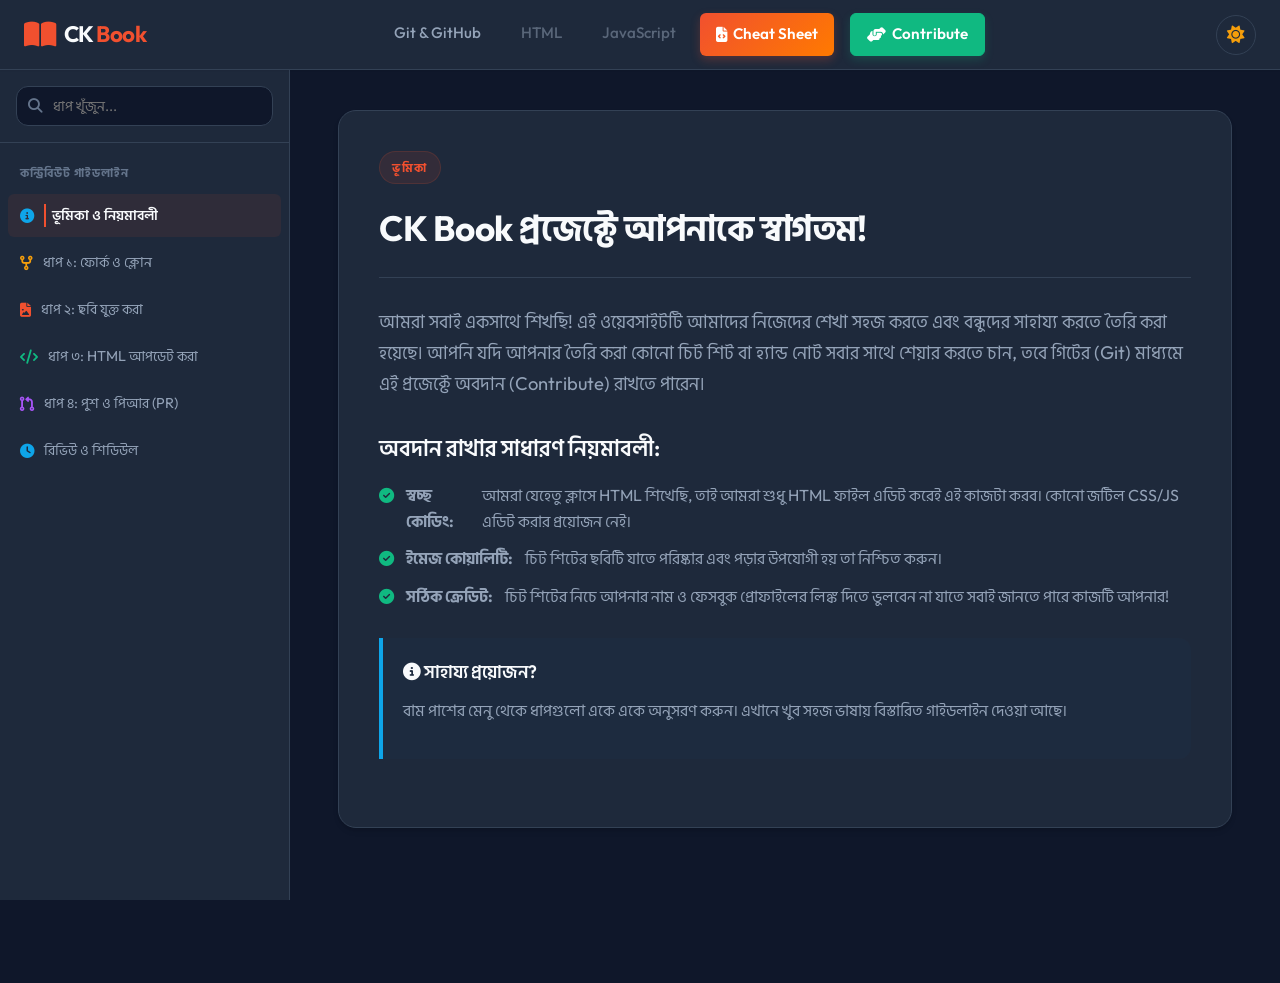
<file: contribute.html>
<!DOCTYPE html>
<html lang="bn">
<head>
    <meta charset="UTF-8">
    <meta name="viewport" content="width=device-width, initial-scale=1.0">
    <title>Contribute Guidelines - CK Book</title>
    <!-- Google Fonts -->
    <link rel="preconnect" href="https://fonts.googleapis.com">
    <link rel="preconnect" href="https://fonts.gstatic.com" crossorigin>
    <link href="https://fonts.googleapis.com/css2?family=Fira+Code:wght@400;500&family=Hind+Siliguri:wght@400;500;600;700&family=Outfit:wght@300;400;500;600;700&display=swap" rel="stylesheet">
    <!-- FontAwesome icons -->
    <link rel="stylesheet" href="https://cdnjs.cloudflare.com/ajax/libs/font-awesome/6.4.0/css/all.min.css">
    <!-- Custom CSS -->
    <link rel="stylesheet" href="style.css">
</head>
<body class="dark-mode">

    <!-- Header Section -->
    <header class="main-header">
        <div class="header-left">
            <button class="menu-toggle" id="menuToggleBtn" aria-label="Toggle Sidebar">
                <i class="fa-solid fa-bars"></i>
            </button>
            <div class="logo">
                <i class="fa-solid fa-book-open logo-icon"></i>
                <span class="logo-text">CK <span>Book</span></span>
            </div>
        </div>

        <nav class="header-nav">
            <a href="index.html#vcs" class="nav-link">Git & GitHub</a>
            <a href="#" class="nav-link disabled" onclick="alert('HTML & CSS modules are coming soon!')">HTML</a>
            <a href="#" class="nav-link disabled" onclick="alert('JavaScript modules are coming soon!')">JavaScript</a>
            <a href="cheatsheet.html" class="nav-link nav-btn-cheatsheet">
                <i class="fa-solid fa-file-code"></i> Cheat Sheet
            </a>
            <a href="contribute.html" class="nav-link nav-btn-contribute active">
                <i class="fa-solid fa-handshake-angle"></i> Contribute
            </a>
        </nav>

        <div class="header-right">
            <div class="theme-switch-wrapper">
                <button id="themeToggleBtn" class="theme-toggle-btn" title="Toggle Light/Dark Mode">
                    <i class="fa-solid fa-sun"></i>
                </button>
            </div>
        </div>
    </header>

    <!-- Main Workspace Layout -->
    <div class="app-container">

        <!-- Sidebar Navigation -->
        <aside class="sidebar" id="sidebar">
            <div class="sidebar-search">
                <div class="search-box">
                    <i class="fa-solid fa-magnifying-glass search-icon"></i>
                    <input type="text" id="topicSearch" placeholder="ধাপ খুঁজুন...">
                </div>
            </div>

            <nav class="sidebar-links" id="sidebarLinks">
                <div class="sidebar-group-title">কন্ট্রিবিউট গাইডলাইন</div>
                
                <a href="#intro" class="sidebar-link active" data-id="intro">
                    <i class="fa-solid fa-circle-info" style="color: var(--primary-blue);"></i>
                    <span class="link-text">ভূমিকা ও নিয়মাবলী</span>
                </a>
                <a href="#fork-clone" class="sidebar-link" data-id="fork-clone">
                    <i class="fa-solid fa-code-fork" style="color: var(--primary-yellow);"></i>
                    <span class="link-text">ধাপ ১: ফোর্ক ও ক্লোন</span>
                </a>
                <a href="#add-files" class="sidebar-link" data-id="add-files">
                    <i class="fa-solid fa-file-image" style="color: var(--accent-color);"></i>
                    <span class="link-text">ধাপ ২: ছবি যুক্ত করা</span>
                </a>
                <a href="#update-html" class="sidebar-link" data-id="update-html">
                    <i class="fa-solid fa-code" style="color: var(--primary-green);"></i>
                    <span class="link-text">ধাপ ৩: HTML আপডেট করা</span>
                </a>
                <a href="#push-pr" class="sidebar-link" data-id="push-pr">
                    <i class="fa-solid fa-code-pull-request" style="color: #a855f7;"></i>
                    <span class="link-text">ধাপ ৪: পুশ ও পিআর (PR)</span>
                </a>
                <a href="#review-schedule" class="sidebar-link" data-id="review-schedule">
                    <i class="fa-solid fa-clock" style="color: #0ea5e9;"></i>
                    <span class="link-text">রিভিউ ও শিডিউল</span>
                </a>
            </nav>
        </aside>

        <!-- Sidebar Overlay for Mobile -->
        <div class="sidebar-overlay" id="sidebarOverlay"></div>

        <!-- Main Content Area -->
        <main class="content-area">
            
            <!-- SECTION: Intro -->
            <section id="sec-intro" class="content-section active">
                <div class="content-card">
                    <div class="section-badge">ভূমিকা</div>
                    <h1>CK Book প্রজেক্টে আপনাকে স্বাগতম!</h1>
                    <div class="divider"></div>
                    
                    <p class="intro-text">
                        আমরা সবাই একসাথে শিখছি! এই ওয়েবসাইটটি আমাদের নিজেদের শেখা সহজ করতে এবং বন্ধুদের সাহায্য করতে তৈরি করা হয়েছে। আপনি যদি আপনার তৈরি করা কোনো চিট শিট বা হ্যান্ড নোট সবার সাথে শেয়ার করতে চান, তবে গিটের (Git) মাধ্যমে এই প্রজেক্টে অবদান (Contribute) রাখতে পারেন। 
                    </p>

                    <h3>অবদান রাখার সাধারণ নিয়মাবলী:</h3>
                    <ul class="styled-list">
                        <li>
                            <i class="fa-solid fa-circle-check list-icon"></i>
                            <strong>স্বচ্ছ কোডিং:</strong> আমরা যেহেতু ক্লাসে HTML শিখেছি, তাই আমরা শুধু HTML ফাইল এডিট করেই এই কাজটা করব। কোনো জটিল CSS/JS এডিট করার প্রয়োজন নেই।
                        </li>
                        <li>
                            <i class="fa-solid fa-circle-check list-icon"></i>
                            <strong>ইমেজ কোয়ালিটি:</strong> চিট শিটের ছবিটি যাতে পরিষ্কার এবং পড়ার উপযোগী হয় তা নিশ্চিত করুন।
                        </li>
                        <li>
                            <i class="fa-solid fa-circle-check list-icon"></i>
                            <strong>সঠিক ক্রেডিট:</strong> চিট শিটের নিচে আপনার নাম ও ফেসবুক প্রোফাইলের লিঙ্ক দিতে ভুলবেন না যাতে সবাই জানতে পারে কাজটি আপনার!
                        </li>
                    </ul>

                    <div class="note-box info">
                        <h4><i class="fa-solid fa-circle-info"></i> সাহায্য প্রয়োজন?</h4>
                        <p>বাম পাশের মেনু থেকে ধাপগুলো একে একে অনুসরণ করুন। এখানে খুব সহজ ভাষায় বিস্তারিত গাইডলাইন দেওয়া আছে।</p>
                    </div>
                </div>
            </section>

            <!-- SECTION: Fork & Clone -->
            <section id="sec-fork-clone" class="content-section">
                <div class="content-card">
                    <div class="section-badge">ধাপ ০১</div>
                    <h1>প্রজেক্ট ফোর্ক (Fork) ও ক্লোন (Clone) করা</h1>
                    <div class="divider"></div>

                    <p class="intro-text">
                        প্রজেক্টের সোর্স কোড আপনার নিজের গিটহাব অ্যাকাউন্টে কপি করে এনে কাজ শুরু করার জন্য নিচের ধাপগুলো অনুসরণ করুন:
                    </p>

                    <div class="setup-steps">
                        <div class="setup-step">
                            <span class="badge-num">১</span>
                            <div class="setup-desc">
                                <strong>GitHub রিপোজিটরিতে যান:</strong>
                                <p>প্রথমে ব্রাউজারে আমাদের মূল প্রোজেক্ট রিপোজিটরি লিঙ্কে প্রবেশ করুন: <a href="https://github.com/RusulAzom/ck-book" target="_blank" style="color: var(--accent-color); font-weight: 500;">github.com/RusulAzom/ck-book</a></p>
                            </div>
                        </div>

                        <div class="setup-step">
                            <span class="badge-num">২</span>
                            <div class="setup-desc">
                                <strong>প্রজেক্টটি ফোর্ক (Fork) করুন:</strong>
                                <p>পেজের ওপরের ডান কোণায় থাকা <strong>Fork</strong> বোতামে ক্লিক করুন। এরপর <strong>Create fork</strong> এ ক্লিক করুন। এর ফলে পুরো প্রজেক্টটি আপনার গিটহাব অ্যাকাউন্টে কপি হয়ে যাবে।</p>
                            </div>
                        </div>

                        <div class="setup-step">
                            <span class="badge-num">৩</span>
                            <div class="setup-desc">
                                <strong>ফোর্ক করা রিপোজিটরির URL কপি করুন:</strong>
                                <p>ফোর্ক হওয়ার পর ব্রাউজারের অ্যাড্রেস বার থেকে আপনার রিপোজিটরির লিঙ্কটি কপি করুন (যেমন: <code>https://github.com/YOUR_USERNAME/ck-book</code>)।</p>
                            </div>
                        </div>

                        <div class="setup-step">
                            <span class="badge-num">৪</span>
                            <div class="setup-desc">
                                <strong>আপনার কম্পিউটারে ক্লোন (Clone) করুন:</strong>
                                <p>আপনার কম্পিউটারে কমান্ড প্রম্পট/টার্মিনাল অথবা VS Code-এর টার্মিনাল ওপেন করুন এবং কপি করা লিঙ্কটি দিয়ে ক্লোন করুন:</p>
                                <div class="code-wrapper">
                                    <div class="code-header">
                                        <span>Terminal</span>
                                        <button class="copy-btn" onclick="copyCode(this)"><i class="fa-regular fa-copy"></i> Copy</button>
                                    </div>
                                    <pre><code>git clone https://github.com/YOUR_USERNAME/ck-book.git</code></pre>
                                </div>
                                <p style="font-size: 0.85rem; color: var(--text-muted);">*বিঃদ্রঃ <code>YOUR_USERNAME</code> এর জায়গায় আপনার নিজস্ব গিটহাব ইউজারনেম ব্যবহার করুন।</p>
                            </div>
                        </div>
                    </div>
                </div>
            </section>

            <!-- SECTION: Add Files -->
            <section id="sec-add-files" class="content-section">
                <div class="content-card">
                    <div class="section-badge">ধাপ ০২</div>
                    <h1>আপনার চিট শিটের ছবি ফোল্ডারে যুক্ত করা</h1>
                    <div class="divider"></div>

                    <p class="intro-text">
                        ক্লোন করা প্রজেক্ট ফোল্ডারটি VS Code-এ ওপেন করুন এবং আপনার তৈরি করা চিট শিটের ইমেজ ফাইলটি সঠিক জায়গায় পেস্ট করুন:
                    </p>

                    <ul class="styled-list-ol">
                        <li>
                            আপনার চিট শিটের ইমেজ ফাইলের একটি অর্থবহ নাম দিন (যেমন: <code>html-tags-cheat-sheet.jpg</code> বা <code>css-flexbox-note.jpg</code>)।
                        </li>
                        <li>
                            ছবিটি নিচের নিয়ম অনুযায়ী সঠিক ক্যাটাগরির ফোল্ডারে পেস্ট করুন:
                            <ul>
                                <li>HTML চিট শিট হলে: <code style="color: var(--accent-color);">imgs/cheatsheet/module 1/</code> ফোল্ডারে।</li>
                                <li>Git & GitHub চিট শিট হলে: <code style="color: var(--accent-color);">imgs/cheatsheet/module 2/</code> ফোল্ডারে।</li>
                                <li>CSS চিট শিট হলে: <code style="color: var(--accent-color);">imgs/cheatsheet/module 3/</code> ফোল্ডারে (ফোল্ডার না থাকলে তৈরি করে নিন)।</li>
                                <li>JavaScript চিট শিট হলে: <code style="color: var(--accent-color);">imgs/cheatsheet/module 4/</code> ফোল্ডারে (ফোল্ডার না থাকলে তৈরি করে নিন)।</li>
                            </ul>
                        </li>
                    </ul>

                    <div class="note-box success">
                        <h4><i class="fa-solid fa-file-circle-check"></i> ইমেজ ফরম্যাট:</h4>
                        <p>চেষ্টা করবেন চিট শিটের ছবিটি <code>.jpg</code> বা <code>.png</code> ফরম্যাটে যুক্ত করতে।</p>
                    </div>
                </div>
            </section>

            <!-- SECTION: Update HTML -->
            <section id="sec-update-html" class="content-section">
                <div class="content-card">
                    <div class="section-badge">ধাপ ০৩</div>
                    <h1>HTML কোড আপডেট করা</h1>
                    <div class="divider"></div>

                    <p class="intro-text">
                        আপনার কার্ডটি চিট শিটের গ্যালারিতে দেখানোর জন্য আপনাকে HTML ফাইলে একটি কোড ব্লক যুক্ত করতে হবে। আমরা যেহেতু ক্লাসে HTML শিখেছি, তাই এটি খুবই সহজ হবে!
                    </p>

                    <h3>কীভাবে করবেন?</h3>
                    <ul class="styled-list-ol">
                        <li>
                            VS Code-এ <code style="color: var(--accent-color);">cheatsheet.html</code> ফাইলটি ওপেন করুন।
                        </li>
                        <li>
                            যে মডিউলে ছবি যোগ করেছেন, সেই মডিউলের সেকশনটি খুঁজুন (যেমন: HTML এর জন্য <code>&lt;section id="sec-html-cheatsheet"&gt;</code>)।
                        </li>
                        <li>
                            সেই সেকশনের ভেতরে থাকা <code>&lt;div class="cheatsheet-gallery"&gt;</code> ট্যাগটি খুঁজুন।
                        </li>
                        <li>
                            নিচের কোডটি কপি করে গ্যালারি ডিভের ভেতরে পেস্ট করে দিন:
                        </li>
                    </ul>

                    <!-- Copyable HTML block -->
                    <div class="code-wrapper">
                        <div class="code-header">
                            <span>HTML Template</span>
                            <button class="copy-btn" onclick="copyCode(this)"><i class="fa-regular fa-copy"></i> Copy</button>
                        </div>
                        <pre><code>&lt;!-- নতুন চিট শিট কার্ড শুরু --&gt;
&lt;div class="gallery-card"&gt;
    &lt;div class="gallery-image-container" onclick="openLightbox('imgs/cheatsheet/module X/your_image.jpg', 'আপনার চিট শিটের নাম')"&gt;
        &lt;img src="imgs/cheatsheet/module X/your_image.jpg" alt="আপনার চিট শিটের নাম"&gt;
        &lt;div class="gallery-image-overlay"&gt;
            &lt;div class="preview-icon-wrapper"&gt;
                &lt;i class="fa-solid fa-magnifying-glass-plus"&gt;&lt;/i&gt;
            &lt;/div&gt;
        &lt;/div&gt;
    &lt;/div&gt;
    &lt;div class="gallery-info"&gt;
        &lt;h3 class="gallery-title"&gt;চিট শিটের নাম (যেমন: HTML Semantic Tags Note)&lt;/h3&gt;
        &lt;div class="gallery-author"&gt;
            &lt;span&gt;লেখক:&lt;/span&gt;
            &lt;a href="আপনার_ফেসবুক_বা_প্রোফাইল_লিঙ্ক" target="_blank" class="author-link"&gt;
                &lt;i class="fa-brands fa-facebook"&gt;&lt;/i&gt; আপনার নাম
            &lt;/a&gt;
        &lt;/div&gt;
        &lt;a href="imgs/cheatsheet/module X/your_image.jpg" download="your_image.jpg" class="gallery-download-btn"&gt;
            &lt;i class="fa-solid fa-download"&gt;&lt;/i&gt; ডাউনলোড করুন
        &lt;/a&gt;
    &lt;/div&gt;
&lt;/div&gt;
&lt;!-- নতুন চিট শিট কার্ড শেষ --&gt;</code></pre>
                    </div>

                    <div class="note-box warning">
                        <h4><i class="fa-solid fa-pen-to-square"></i> কোড এডিট করার নির্দেশাবলী:</h4>
                        <p>১. <code>module X/your_image.jpg</code> এর জায়গায় আপনার ছবির ফোল্ডার ও সঠিক ফাইলের নাম লিখুন।<br>
                        ২. <code>আপনার চিট শিটের নাম</code> ও <code>চিট শিটের শিরোনাম</code> এ আপনার প্রজেক্টের নাম লিখুন।<br>
                        ৩. <code>আপনার_ফেসবুক_বা_প্রোফাইল_লিঙ্ক</code> এ আপনার ফেসবুক বা যেকোনো সোশ্যাল মিডিয়া প্রোফাইলের লিঙ্ক দিন।<br>
                        ৪. <code>আপনার নাম</code> এর জায়গায় আপনার নাম লিখে দিন।</p>
                    </div>
                </div>
            </section>

            <!-- SECTION: Push & PR -->
            <section id="sec-push-pr" class="content-section">
                <div class="content-card">
                    <div class="section-badge">ধাপ ০৪</div>
                    <h1>পরিবর্তন GitHub-এ আপলোড ও পুল রিকোয়েস্ট (PR) পাঠানো</h1>
                    <div class="divider"></div>

                    <p class="intro-text">
                        কোড এডিট এবং ইমেজ অ্যাড করার পর আপনার করা কাজগুলো আমাদের মূল রিপোজিটরিতে জমা দেওয়ার নিয়ম:
                    </p>

                    <div class="setup-steps">
                        <div class="setup-step">
                            <span class="badge-num">১</span>
                            <div class="setup-desc">
                                <strong>পরিবর্তনগুলো যুক্ত (Stage) ও কমিট (Commit) করুন:</strong>
                                <p>VS Code টার্মিনালে এই কমান্ডগুলো একে একে রান করুন:</p>
                                <div class="code-wrapper">
                                    <div class="code-header">
                                        <span>Terminal</span>
                                        <button class="copy-btn" onclick="copyCode(this)"><i class="fa-regular fa-copy"></i> Copy</button>
                                    </div>
                                    <pre><code>git add .
git commit -m "feat: added X cheatsheet by yourname"</code></pre>
                                </div>
                            </div>
                        </div>

                        <div class="setup-step">
                            <span class="badge-num">২</span>
                            <div class="setup-desc">
                                <strong>কোড গিটহাবে পুশ (Push) করুন:</strong>
                                <p>আপনার ফোর্ক করা রিমোট অ্যাকাউন্টে কোড পাঠাতে নিচের কমান্ডটি দিন:</p>
                                <div class="code-wrapper">
                                    <div class="code-header">
                                        <span>Terminal</span>
                                        <button class="copy-btn" onclick="copyCode(this)"><i class="fa-regular fa-copy"></i> Copy</button>
                                    </div>
                                    <pre><code>git push origin main</code></pre>
                                </div>
                            </div>
                        </div>

                        <div class="setup-step">
                            <span class="badge-num">৩</span>
                            <div class="setup-desc">
                                <strong>পুল রিকোয়েস্ট (Pull Request) পাঠান:</strong>
                                <p>এখন ব্রাউজারে আপনার গিটহাব অ্যাকাউন্টে ফোর্ক করা <code>ck-book</code> রিপোজিটরি পেজে যান। সেখানে একটি <strong>Compare & pull request</strong> বাটন দেখতে পাবেন, ওটাতে ক্লিক করুন। এরপর একটি সুন্দর টাইটেল দিয়ে <strong>Create pull request</strong> বোতামে ক্লিক করুন।</p>
                            </div>
                        </div>
                    </div>

                    <div class="note-box success">
                        <h4><i class="fa-solid fa-circle-check"></i> অভিনন্দন!</h4>
                        <p>আপনার পাঠানো পুল রিকোয়েস্টটি আমাদের কাছে চলে আসবে। সফল কন্ট্রিবিউশনের জন্য অগ্রিম ধন্যবাদ!</p>
                    </div>
                </div>
            </section>

            <!-- SECTION: Review Schedule -->
            <section id="sec-review-schedule" class="content-section">
                <div class="content-card">
                    <div class="section-badge">রিভিউ শিডিউল</div>
                    <h1>মডারেটর রিভিউ ও ওয়েবসাইট আপডেট শিডিউল</h1>
                    <div class="divider"></div>

                    <p class="intro-text">
                        আপনার পাঠানো কন্ট্রিবিউশনটি (Pull Request) আমাদের ওয়েবসাইট সিস্টেমে সরাসরি যুক্ত হওয়ার আগে যাচাই করা হবে।
                    </p>

                    <div class="note-box tip" style="border-left-color: var(--primary-green); background-color: rgb(16 185 129 / 0.02);">
                        <h4><i class="fa-solid fa-clock"></i> দৈনিক আপডেট সময়:</h4>
                        <p style="font-size: 1.15rem; color: var(--text-primary);">
                            ওয়েবসাইট মডারেটর <strong>(Rusul Azom Sumon)</strong> প্রতিদিন <strong>রাত ১২:০০ টা (12:00 AM)</strong>-এ সমস্ত পুল রিকোয়েস্ট এবং কোড পরিবর্তনগুলো যাচাই (Review) করবেন।
                        </p>
                        <p style="margin-top: 10px; margin-bottom: 0;">
                            যদি আপনার কোড এবং যুক্ত করা চিট শিটের ইমেজটি সঠিক থাকে, তবে সেটি মূল প্রজেক্টে যুক্ত (Merge) করে নেওয়া হবে এবং ওয়েবসাইটটি লাইভ আপডেট হয়ে যাবে।
                        </p>
                    </div>

                    <h3 style="margin-top: 40px;">আমাদের লক্ষ্য:</h3>
                    <p>
                        এই CK Book প্রজেক্টের উদ্দেশ্য হলো আমাদের ক্লাসের বন্ধুদের শেখার পরিধি বাড়ানো। আপনার ছোট একটি অবদান আমাদের অনেক বন্ধুকে নতুন কিছু সহজে শিখতে সাহায্য করতে পারে। কোনো সাহায্য লাগলে আমাদের গ্রুপে বা মডারেটরকে সরাসরি জানাতে পারেন।
                    </p>
                </div>
            </section>

        </main>
    </div>

    <!-- Footer Section -->
    <footer class="main-footer">
        <p>&copy; 2026 CK Book. Made with <i class="fa-solid fa-heart" style="color: #ff4757;"></i> for learners.</p>
    </footer>

    <!-- Custom JavaScript -->
    <script src="contribute.js"></script>
</body>
</html>
</file>
<file: style.css>
/* ----------------------------------------------------
   CK Book Main Stylesheet
   Design: Modern Slate Dark & Light Themes
   Target: HTML5, CSS Grid, Flexbox, Custom Transitions
   ---------------------------------------------------- */

/* Reset & Base Rules */
* {
    box-sizing: border-box;
    margin: 0;
    padding: 0;
    transition: background-color 0.3s ease, border-color 0.3s ease;
}

:root {
    /* Color Palette - Dark Theme Defaults */
    --bg-main: #0f172a;
    --bg-surface: #1e293b;
    --bg-code: #0b0f19;
    --border-color: #334155;
    
    --text-primary: #f8fafc;
    --text-secondary: #94a3b8;
    --text-muted: #64748b;
    
    --accent-color: #f1502f; /* Git Brand Orange-Red */
    --accent-hover: #d83e20;
    --primary-blue: #0ea5e9;
    --primary-green: #10b981;
    --primary-yellow: #f59e0b;

    --font-heading: 'Outfit', 'Hind Siliguri', sans-serif;
    --font-body: 'Outfit', 'Hind Siliguri', sans-serif;
    --font-code: 'Fira Code', monospace;
    
    --sidebar-width: 290px;
    --header-height: 70px;
    --shadow-sm: 0 1px 2px 0 rgb(0 0 0 / 0.05);
    --shadow-md: 0 4px 6px -1px rgb(0 0 0 / 0.1), 0 2px 4px -2px rgb(0 0 0 / 0.1);
    --shadow-lg: 0 10px 15px -3px rgb(0 0 0 / 0.1), 0 4px 6px -4px rgb(0 0 0 / 0.1);
    
    --radius-sm: 6px;
    --radius-md: 12px;
    --radius-lg: 18px;
}

/* Light Theme Variables */
body.light-mode {
    --bg-main: #f8fafc;
    --bg-surface: #ffffff;
    --bg-code: #f1f5f9;
    --border-color: #e2e8f0;
    
    --text-primary: #0f172a;
    --text-secondary: #475569;
    --text-muted: #94a3b8;
    
    --accent-color: #e24329;
    --accent-hover: #c6331b;
    --primary-blue: #0284c7;
    --primary-green: #059669;
    --primary-yellow: #d97706;
}

html, body {
    height: 100%;
    font-family: var(--font-body);
    background-color: var(--bg-main);
    color: var(--text-primary);
    line-height: 1.6;
    scroll-behavior: smooth;
    overflow-x: hidden;
}

/* Scrollbar Customization */
::-webkit-scrollbar {
    width: 8px;
    height: 8px;
}
::-webkit-scrollbar-track {
    background: var(--bg-main);
}
::-webkit-scrollbar-thumb {
    background: var(--border-color);
    border-radius: var(--radius-sm);
}
::-webkit-scrollbar-thumb:hover {
    background: var(--text-muted);
}

/* Header Styles */
.main-header {
    position: fixed;
    top: 0;
    left: 0;
    right: 0;
    height: var(--header-height);
    background-color: var(--bg-surface);
    border-bottom: 1px solid var(--border-color);
    display: flex;
    align-items: center;
    justify-content: space-between;
    padding: 0 24px;
    z-index: 100;
    box-shadow: var(--shadow-sm);
}

.header-left {
    display: flex;
    align-items: center;
    gap: 16px;
}

.menu-toggle {
    display: none;
    background: none;
    border: none;
    color: var(--text-primary);
    font-size: 1.25rem;
    cursor: pointer;
    padding: 6px;
    border-radius: var(--radius-sm);
}

.menu-toggle:hover {
    background-color: var(--bg-main);
}

.logo {
    display: flex;
    align-items: center;
    gap: 8px;
    font-weight: 700;
    font-size: 1.4rem;
    font-family: var(--font-heading);
    letter-spacing: -0.5px;
}

.logo-icon {
    color: var(--accent-color);
    font-size: 1.8rem;
    animation: pulseLogo 3s infinite alternate;
}

.logo-text {
    color: var(--text-primary);
}

.logo-text span {
    color: var(--accent-color);
}

.header-nav {
    display: flex;
    gap: 8px;
}

.nav-link {
    text-decoration: none;
    color: var(--text-secondary);
    font-weight: 500;
    padding: 8px 16px;
    border-radius: var(--radius-sm);
    font-size: 0.95rem;
}

.nav-link.active {
    color: var(--accent-color);
    background-color: rgb(241 80 47 / 0.1);
}

.nav-link:hover:not(.active):not(.disabled) {
    color: var(--text-primary);
    background-color: var(--bg-main);
}

.nav-link.disabled {
    opacity: 0.5;
    cursor: not-allowed;
}

.header-right {
    display: flex;
    align-items: center;
    gap: 12px;
}

.theme-toggle-btn {
    background: none;
    border: 1px solid var(--border-color);
    color: var(--primary-yellow);
    font-size: 1.1rem;
    width: 40px;
    height: 40px;
    border-radius: 50%;
    cursor: pointer;
    display: flex;
    align-items: center;
    justify-content: center;
}

.theme-toggle-btn:hover {
    background-color: var(--bg-main);
    transform: scale(1.05);
}

/* Layout container */
.app-container {
    display: flex;
    padding-top: var(--header-height);
    min-height: 100vh;
}

/* Sidebar Styling */
.sidebar {
    width: var(--sidebar-width);
    background-color: var(--bg-surface);
    border-right: 1px solid var(--border-color);
    position: fixed;
    top: var(--header-height);
    bottom: 0;
    left: 0;
    display: flex;
    flex-direction: column;
    z-index: 90;
}

.sidebar-search {
    padding: 16px;
    border-bottom: 1px solid var(--border-color);
}

.search-box {
    position: relative;
    display: flex;
    align-items: center;
}

.search-icon {
    position: absolute;
    left: 12px;
    color: var(--text-muted);
    font-size: 0.9rem;
}

#topicSearch {
    width: 100%;
    padding: 10px 10px 10px 36px;
    background-color: var(--bg-main);
    border: 1px solid var(--border-color);
    border-radius: var(--radius-md);
    color: var(--text-primary);
    font-family: var(--font-body);
    font-size: 0.9rem;
    outline: none;
}

#topicSearch:focus {
    border-color: var(--accent-color);
    box-shadow: 0 0 0 2px rgb(241 80 47 / 0.15);
}

/* Sidebar Progress Tracker */
.progress-section {
    padding: 16px;
    border-bottom: 1px solid var(--border-color);
    background-color: rgb(241 80 47 / 0.02);
}

.progress-info {
    display: flex;
    justify-content: space-between;
    align-items: center;
    margin-bottom: 8px;
    font-size: 0.85rem;
    font-weight: 500;
}

.progress-label {
    color: var(--text-secondary);
}

.progress-percent {
    color: var(--primary-green);
    font-weight: bold;
}

.progress-bar-container {
    height: 8px;
    background-color: var(--bg-main);
    border-radius: 4px;
    overflow: hidden;
}

.progress-bar {
    height: 100%;
    width: 0%;
    background: linear-gradient(90deg, var(--accent-color), var(--primary-green));
    border-radius: 4px;
    transition: width 0.4s cubic-bezier(0.4, 0, 0.2, 1);
}

/* Sidebar Links */
.sidebar-links {
    flex: 1;
    overflow-y: auto;
    padding: 12px 8px;
}

.sidebar-group-title {
    font-size: 0.75rem;
    font-weight: 700;
    text-transform: uppercase;
    color: var(--text-muted);
    letter-spacing: 1px;
    padding: 8px 12px 12px 12px;
}

.sidebar-link {
    display: flex;
    align-items: center;
    text-decoration: none;
    color: var(--text-secondary);
    padding: 10px 12px;
    border-radius: var(--radius-sm);
    font-size: 0.9rem;
    margin-bottom: 4px;
    gap: 10px;
    cursor: pointer;
}

.sidebar-link:hover {
    color: var(--text-primary);
    background-color: var(--bg-main);
}

.sidebar-link.active {
    color: var(--text-primary);
    background-color: rgb(241 80 47 / 0.08);
    font-weight: 600;
}

.sidebar-link.active .link-text {
    border-left: 2px solid var(--accent-color);
    padding-left: 6px;
}

.link-checkbox-wrapper {
    display: flex;
    align-items: center;
    justify-content: center;
    cursor: pointer;
    z-index: 10;
}

.topic-chk {
    appearance: none;
    -webkit-appearance: none;
    width: 16px;
    height: 16px;
    border: 2px solid var(--text-muted);
    border-radius: 3px;
    outline: none;
    cursor: pointer;
    position: relative;
    background-color: transparent;
}

.topic-chk:checked {
    background-color: var(--primary-green);
    border-color: var(--primary-green);
}

.topic-chk:checked::after {
    content: '\f00c';
    font-family: 'Font Awesome 6 Free';
    font-weight: 900;
    font-size: 10px;
    color: #fff;
    position: absolute;
    top: 50%;
    left: 50%;
    transform: translate(-50%, -50%);
}

.sidebar-link.completed-link .link-text {
    text-decoration: line-through;
    opacity: 0.65;
}

/* Sidebar Overlay (Mobile) */
.sidebar-overlay {
    display: none;
    position: fixed;
    top: var(--header-height);
    bottom: 0;
    left: 0;
    right: 0;
    background-color: rgba(0, 0, 0, 0.5);
    z-index: 85;
}

/* Content Area Styling */
.content-area {
    flex: 1;
    margin-left: var(--sidebar-width);
    padding: 40px 48px;
    max-width: 1200px;
    display: flex;
    flex-direction: column;
    gap: 32px;
}

.content-section {
    display: none;
}

.content-section.active {
    display: block;
    animation: fadeIn 0.4s ease;
}

/* Content Card Elements */
.content-card {
    background-color: var(--bg-surface);
    border: 1px solid var(--border-color);
    border-radius: var(--radius-lg);
    padding: 40px;
    box-shadow: var(--shadow-md);
}

.section-badge {
    display: inline-block;
    background-color: rgb(241 80 47 / 0.1);
    color: var(--accent-color);
    font-size: 0.75rem;
    font-weight: 700;
    text-transform: uppercase;
    letter-spacing: 1.5px;
    padding: 6px 12px;
    border-radius: 20px;
    margin-bottom: 16px;
    border: 1px solid rgb(241 80 47 / 0.15);
}

h1 {
    font-family: var(--font-heading);
    font-size: 2.2rem;
    font-weight: 700;
    margin-bottom: 20px;
    letter-spacing: -0.5px;
}

.divider {
    height: 1px;
    background-color: var(--border-color);
    margin-bottom: 28px;
}

.intro-text {
    font-size: 1.15rem;
    color: var(--text-secondary);
    margin-bottom: 28px;
    line-height: 1.7;
}

h3 {
    font-family: var(--font-heading);
    font-size: 1.4rem;
    font-weight: 600;
    margin: 32px 0 16px 0;
    color: var(--text-primary);
}

h4 {
    font-family: var(--font-heading);
    font-size: 1.1rem;
    font-weight: 600;
    margin-bottom: 12px;
}

p {
    font-size: 1rem;
    color: var(--text-secondary);
    margin-bottom: 16px;
}

/* Lists Styling */
.styled-list {
    list-style: none;
    margin-bottom: 24px;
}

.styled-list li {
    display: flex;
    align-items: flex-start;
    gap: 12px;
    margin-bottom: 12px;
    color: var(--text-secondary);
}

.list-icon {
    color: var(--primary-green);
    margin-top: 5px;
    font-size: 0.95rem;
}

.styled-list-ol {
    margin-left: 20px;
    margin-bottom: 24px;
    color: var(--text-secondary);
}

.styled-list-ol li {
    margin-bottom: 12px;
    padding-left: 4px;
}

.styled-list-ol li ul {
    list-style-type: circle;
    margin-left: 20px;
    margin-top: 8px;
}

/* Code block styles */
.code-wrapper {
    background-color: var(--bg-code);
    border: 1px solid var(--border-color);
    border-radius: var(--radius-md);
    margin: 20px 0;
    overflow: hidden;
}

.code-header {
    display: flex;
    justify-content: space-between;
    align-items: center;
    padding: 8px 16px;
    background-color: rgb(0 0 0 / 0.15);
    border-bottom: 1px solid var(--border-color);
    font-family: var(--font-code);
    font-size: 0.75rem;
    color: var(--text-muted);
}

pre {
    padding: 16px;
    overflow-x: auto;
}

code {
    font-family: var(--font-code);
    font-size: 0.9rem;
    color: #e2e8f0;
}

body.light-mode code {
    color: #1e293b;
}

/* Custom styled inline code */
p code, li code {
    background-color: var(--bg-code);
    border: 1px solid var(--border-color);
    border-radius: 4px;
    padding: 2px 6px;
    font-size: 0.85rem;
    color: var(--accent-color);
}

.copy-btn {
    background: none;
    border: 1px solid var(--border-color);
    color: var(--text-secondary);
    padding: 4px 8px;
    border-radius: 4px;
    cursor: pointer;
    font-size: 0.75rem;
    display: flex;
    align-items: center;
    gap: 4px;
}

.copy-btn:hover {
    background-color: var(--bg-main);
    color: var(--text-primary);
}

/* Tables Styling */
.table-responsive {
    overflow-x: auto;
    margin: 24px 0;
    border: 1px solid var(--border-color);
    border-radius: var(--radius-md);
}

.cheat-table, .shortcut-table {
    width: 100%;
    border-collapse: collapse;
    text-align: left;
    font-size: 0.92rem;
}

.cheat-table th, .shortcut-table th {
    background-color: var(--bg-main);
    padding: 12px 16px;
    font-weight: 600;
    color: var(--text-primary);
    border-bottom: 2px solid var(--border-color);
}

.cheat-table td, .shortcut-table td {
    padding: 14px 16px;
    border-bottom: 1px solid var(--border-color);
    color: var(--text-secondary);
}

.cheat-table tr:last-child td, .shortcut-table tr:last-child td {
    border-bottom: none;
}

.cheat-table tr:hover, .shortcut-table tr:hover {
    background-color: rgb(241 80 47 / 0.015);
}

.cmd-code {
    font-family: var(--font-code);
    color: var(--accent-color) !important;
    font-weight: 500;
}

.ex-code {
    font-family: var(--font-code);
    color: var(--primary-blue) !important;
}

kbd {
    background-color: var(--bg-code);
    border: 1px solid var(--border-color);
    border-bottom: 3px solid var(--border-color);
    border-radius: 4px;
    padding: 2px 6px;
    font-family: var(--font-code);
    font-size: 0.8rem;
    color: var(--text-primary);
}

/* Note box configurations */
.note-box {
    border-left: 4px solid var(--border-color);
    padding: 20px;
    border-radius: 0 var(--radius-md) var(--radius-md) 0;
    margin: 28px 0;
    background-color: rgb(0 0 0 / 0.1);
}

body.light-mode .note-box {
    background-color: rgb(0 0 0 / 0.02);
}

.note-box.tip {
    border-left-color: var(--accent-color);
    background-color: rgb(241 80 47 / 0.02);
}

.note-box.info {
    border-left-color: var(--primary-blue);
    background-color: rgb(14 165 233 / 0.02);
}

.note-box.success {
    border-left-color: var(--primary-green);
    background-color: rgb(16 185 129 / 0.02);
}

.note-box.warning {
    border-left-color: var(--primary-yellow);
    background-color: rgb(245 158 11 / 0.02);
}

.note-box.code-explain {
    border-left-color: var(--text-muted);
    background-color: var(--bg-code);
}

.flow-string {
    font-family: var(--font-code);
    font-size: 0.95rem;
    color: var(--primary-blue);
}

/* Custom Visual Diagrams */
.illustration-container {
    background-color: var(--bg-main);
    border: 1px solid var(--border-color);
    border-radius: var(--radius-md);
    padding: 24px;
    margin: 24px 0;
    display: flex;
    justify-content: center;
    align-items: center;
}

.flow-diagram {
    display: flex;
    align-items: center;
    justify-content: center;
    gap: 12px;
    flex-wrap: wrap;
}

.flow-node {
    background-color: var(--bg-surface);
    border: 1px solid var(--border-color);
    padding: 12px 16px;
    border-radius: var(--radius-sm);
    display: flex;
    flex-direction: column;
    align-items: center;
    min-width: 100px;
}

.flow-node.active {
    border-color: var(--accent-color);
    box-shadow: 0 0 10px rgb(241 80 47 / 0.2);
}

.node-label {
    font-weight: 700;
    font-size: 1.1rem;
    color: var(--text-primary);
}

.flow-node.active .node-label {
    color: var(--accent-color);
}

.node-sub {
    font-size: 0.72rem;
    color: var(--text-muted);
    margin-top: 4px;
}

.node-history {
    font-size: 0.7rem;
    color: var(--primary-blue);
    margin-top: 6px;
    font-weight: 500;
}

.flow-arrow {
    color: var(--text-muted);
    font-size: 0.9rem;
}

/* VS Side by Side Grid */
.vs-container {
    display: grid;
    grid-template-columns: 1fr auto 1fr;
    gap: 20px;
    align-items: center;
    margin: 28px 0;
}

.vs-card {
    background-color: var(--bg-main);
    border: 1px solid var(--border-color);
    border-radius: var(--radius-md);
    padding: 24px;
    height: 100%;
}

.vs-header {
    display: flex;
    align-items: center;
    gap: 12px;
    margin-bottom: 16px;
    padding-bottom: 12px;
    border-bottom: 1px solid var(--border-color);
}

.vs-header i {
    font-size: 1.8rem;
}

.vs-header h2 {
    font-family: var(--font-heading);
    font-size: 1.25rem;
    font-weight: 700;
}

.git-card .vs-header i {
    color: var(--accent-color);
}

.github-card .vs-header i {
    color: var(--text-primary);
}

.vs-body ul {
    list-style-type: disc;
    margin-left: 20px;
    color: var(--text-secondary);
}

.vs-body li {
    margin-bottom: 10px;
    font-size: 0.95rem;
}

.vs-divider {
    background-color: var(--accent-color);
    color: #fff;
    width: 38px;
    height: 38px;
    border-radius: 50%;
    display: flex;
    align-items: center;
    justify-content: center;
    font-weight: bold;
    font-size: 0.85rem;
    box-shadow: 0 4px 10px rgb(241 80 47 / 0.3);
}

/* Stage Visual block */
.stages-visual {
    display: flex;
    justify-content: space-between;
    align-items: center;
    margin: 32px 0;
    flex-wrap: wrap;
    gap: 16px;
}

.stage-box {
    flex: 1;
    background-color: var(--bg-main);
    border: 1px solid var(--border-color);
    border-radius: var(--radius-md);
    padding: 20px;
    text-align: center;
    min-width: 180px;
    display: flex;
    flex-direction: column;
    align-items: center;
}

.stage-num {
    background-color: var(--border-color);
    color: var(--text-secondary);
    width: 28px;
    height: 28px;
    border-radius: 50%;
    display: flex;
    align-items: center;
    justify-content: center;
    font-weight: bold;
    font-size: 0.85rem;
    margin-bottom: 12px;
}

.stage-box h4 {
    margin-bottom: 6px;
}

.stage-box.working {
    border-top: 3px solid var(--primary-yellow);
}

.stage-box.working .stage-num {
    background-color: var(--primary-yellow);
    color: #fff;
}

.stage-box.staging {
    border-top: 3px solid var(--primary-blue);
}

.stage-box.staging .stage-num {
    background-color: var(--primary-blue);
    color: #fff;
}

.stage-box.repo {
    border-top: 3px solid var(--primary-green);
}

.stage-box.repo .stage-num {
    background-color: var(--primary-green);
    color: #fff;
}

.stage-box p {
    font-size: 0.8rem;
    margin-bottom: 0;
    color: var(--text-muted);
}

.stage-arrow {
    display: flex;
    flex-direction: column;
    align-items: center;
    color: var(--text-muted);
    font-size: 0.72rem;
}

.stage-arrow i {
    font-size: 1rem;
    margin-top: 4px;
}

.steps-container {
    background-color: var(--bg-main);
    border: 1px solid var(--border-color);
    border-radius: var(--radius-md);
    padding: 20px;
    margin-bottom: 24px;
}

.step-item {
    display: flex;
    gap: 16px;
    align-items: flex-start;
    margin-bottom: 16px;
}

.step-item:last-child {
    margin-bottom: 0;
}

.step-num-icon {
    background-color: var(--accent-color);
    color: #fff;
    font-weight: bold;
    border-radius: 50%;
    width: 24px;
    height: 24px;
    display: flex;
    align-items: center;
    justify-content: center;
    flex-shrink: 0;
    font-size: 0.8rem;
}

/* Step setups card */
.setup-steps {
    display: flex;
    flex-direction: column;
    gap: 20px;
}

.setup-step {
    display: flex;
    gap: 20px;
    align-items: flex-start;
}

.badge-num {
    background-color: var(--bg-main);
    border: 2px solid var(--border-color);
    color: var(--text-secondary);
    font-weight: 700;
    width: 36px;
    height: 36px;
    border-radius: 50%;
    display: flex;
    align-items: center;
    justify-content: center;
    flex-shrink: 0;
    font-size: 0.95rem;
}

.setup-desc {
    flex: 1;
    padding-top: 4px;
}

.setup-desc p {
    margin-top: 4px;
    margin-bottom: 8px;
}

.shortcut-steps {
    display: grid;
    grid-template-columns: repeat(auto-fit, minmax(250px, 1fr));
    gap: 20px;
    margin: 24px 0;
}

.card-step {
    background-color: var(--bg-main);
    border: 1px solid var(--border-color);
    border-radius: var(--radius-md);
    padding: 20px;
}

.step-indicator {
    display: inline-block;
    font-size: 0.72rem;
    font-weight: 700;
    color: var(--accent-color);
    background-color: rgb(241 80 47 / 0.08);
    padding: 2px 8px;
    border-radius: 4px;
    margin-bottom: 12px;
}

.card-step h4 {
    margin-bottom: 8px;
}

.card-step p {
    font-size: 0.85rem;
    color: var(--text-muted);
    margin-bottom: 12px;
}

/* Branches diagram */
.branch-diagram {
    display: flex;
    flex-direction: column;
    gap: 32px;
    width: 100%;
    max-width: 450px;
    position: relative;
    padding: 10px 0;
}

.branch-line {
    display: flex;
    align-items: center;
    gap: 16px;
    position: relative;
}

.branch-title {
    width: 110px;
    font-size: 0.75rem;
    font-family: var(--font-code);
    color: var(--text-muted);
    text-align: right;
}

.branch-dots {
    display: flex;
    gap: 28px;
    position: relative;
    flex-grow: 1;
}

.branch-dots::before {
    content: '';
    position: absolute;
    top: 50%;
    left: 0;
    right: 0;
    height: 3px;
    background-color: var(--border-color);
    transform: translateY(-50%);
    z-index: 1;
}

.main-line .branch-dots::before {
    background-color: var(--primary-blue);
}

.feature-line .branch-dots::before {
    background-color: var(--accent-color);
}

.dot {
    width: 14px;
    height: 14px;
    border-radius: 50%;
    background-color: var(--bg-surface);
    border: 3px solid var(--border-color);
    z-index: 2;
    cursor: pointer;
}

.main-line .dot {
    border-color: var(--primary-blue);
}

.feature-line .dot {
    border-color: var(--accent-color);
}

.dot:hover {
    transform: scale(1.3);
}

/* VS Code Conflict Visuals */
.conflict-visual {
    background-color: var(--bg-code);
    border: 1px solid var(--border-color);
    border-radius: var(--radius-md);
    overflow: hidden;
    margin: 24px 0;
    font-family: var(--font-code);
    font-size: 0.85rem;
}

.conflict-marker {
    padding: 6px 12px;
    font-weight: 500;
}

.header-marker {
    background-color: rgba(14, 165, 233, 0.15);
    color: var(--primary-blue);
    border-bottom: 1px solid rgba(14, 165, 233, 0.2);
}

.divider-marker {
    background-color: var(--border-color);
    color: var(--text-muted);
    border-top: 1px solid var(--border-color);
    border-bottom: 1px solid var(--border-color);
    text-align: center;
}

.footer-marker {
    background-color: rgba(241, 80, 47, 0.15);
    color: var(--accent-color);
    border-top: 1px solid rgba(241, 80, 47, 0.2);
}

.conflict-content {
    padding: 12px 16px;
    color: #e2e8f0;
}

body.light-mode .conflict-content {
    color: #1e293b;
}

/* Collaboration Grid Layout */
.collaboration-grid {
    display: grid;
    grid-template-columns: repeat(auto-fit, minmax(280px, 1fr));
    gap: 20px;
    margin: 24px 0;
}

.collab-item {
    background-color: var(--bg-main);
    border: 1px solid var(--border-color);
    border-radius: var(--radius-md);
    padding: 24px;
    display: flex;
    flex-direction: column;
    gap: 12px;
}

.collab-icon {
    font-size: 1.8rem;
    color: var(--accent-color);
}

.collab-item h3 {
    margin: 0;
    font-size: 1.15rem;
}

.collab-item p {
    font-size: 0.88rem;
    color: var(--text-secondary);
    margin-bottom: 0;
}

.mini-code pre {
    padding: 8px 12px;
}

.mini-code code {
    font-size: 0.8rem;
}

.collab-flow {
    display: flex;
    align-items: center;
    gap: 12px;
    width: 100%;
    justify-content: center;
    flex-wrap: wrap;
    margin-bottom: 12px;
}

.collab-flow-back {
    display: flex;
    align-items: center;
    gap: 12px;
    width: 100%;
    justify-content: center;
    flex-wrap: wrap;
}

.flow-box {
    background-color: var(--bg-surface);
    border: 1px solid var(--border-color);
    padding: 10px 16px;
    border-radius: var(--radius-sm);
    font-size: 0.88rem;
    font-weight: 500;
}

.flow-box-light {
    background-color: var(--bg-surface);
    border: 1px dashed var(--border-color);
    padding: 10px 16px;
    border-radius: var(--radius-sm);
    font-size: 0.88rem;
    font-weight: 500;
}

.flow-arrow-dir {
    display: flex;
    align-items: center;
    gap: 6px;
    color: var(--text-muted);
    font-size: 0.75rem;
}

.flow-arrow-dir-back {
    display: flex;
    align-items: center;
    gap: 6px;
    color: var(--primary-green);
    font-size: 0.75rem;
    font-weight: bold;
}

/* Error Accordion */
.error-accordion {
    display: flex;
    flex-direction: column;
    gap: 12px;
    margin: 24px 0;
}

.error-item {
    background-color: var(--bg-main);
    border: 1px solid var(--border-color);
    border-radius: var(--radius-md);
    overflow: hidden;
}

.error-header {
    padding: 14px 20px;
    display: flex;
    justify-content: space-between;
    align-items: center;
    cursor: pointer;
    background-color: rgb(0 0 0 / 0.05);
}

.error-msg {
    font-weight: 600;
    color: #ef4444;
    display: flex;
    align-items: center;
    gap: 8px;
    font-size: 0.95rem;
}

body.light-mode .error-msg {
    color: #dc2626;
}

.fold-icon {
    color: var(--text-secondary);
    font-size: 0.8rem;
    transition: transform 0.2s ease;
}

.error-item.open .fold-icon {
    transform: rotate(180deg);
}

.error-body {
    display: none;
    padding: 20px;
    border-top: 1px solid var(--border-color);
}

.error-item.open .error-body {
    display: block;
}

.error-body p {
    font-size: 0.9rem;
    margin-bottom: 8px;
}

.error-body pre {
    background-color: var(--bg-code);
    padding: 12px;
    border-radius: var(--radius-sm);
    margin-top: 10px;
}

/* Navigation buttons at bottom */
.navigation-controls {
    display: flex;
    justify-content: space-between;
    align-items: center;
    margin-top: 20px;
}

.nav-control-btn {
    background-color: var(--bg-surface);
    border: 1px solid var(--border-color);
    color: var(--text-primary);
    padding: 12px 24px;
    border-radius: var(--radius-md);
    cursor: pointer;
    font-weight: 600;
    font-size: 0.9rem;
    display: flex;
    align-items: center;
    gap: 8px;
    box-shadow: var(--shadow-sm);
}

.nav-control-btn:hover {
    background-color: var(--bg-main);
    border-color: var(--text-muted);
}

.mark-read-btn {
    border-color: var(--primary-green);
    color: var(--primary-green);
    background-color: rgb(16 185 129 / 0.02);
}

.mark-read-btn:hover {
    background-color: rgb(16 185 129 / 0.08);
    border-color: var(--primary-green);
}

.mark-read-btn.completed {
    background-color: var(--primary-green);
    color: #fff;
    border-color: var(--primary-green);
}

/* Footer styling */
.main-footer {
    background-color: var(--bg-surface);
    border-top: 1px solid var(--border-color);
    padding: 20px 24px;
    text-align: center;
    color: var(--text-muted);
    font-size: 0.85rem;
    margin-top: auto;
    z-index: 10;
}

.reset-progress-btn {
    background: none;
    border: none;
    color: var(--accent-color);
    cursor: pointer;
    text-decoration: underline;
    margin-left: 10px;
    font-weight: 500;
}

.reset-progress-btn:hover {
    color: var(--accent-hover);
}

/* Animations */
@keyframes fadeIn {
    from { opacity: 0; transform: translateY(8px); }
    to { opacity: 1; transform: translateY(0); }
}

@keyframes pulseLogo {
    from { transform: scale(1); filter: drop-shadow(0 0 2px rgba(241,80,47,0)); }
    to { transform: scale(1.05); filter: drop-shadow(0 0 8px rgba(241,80,47,0.4)); }
}

/* Responsive Rules (Max Width: 992px) */
@media (max-width: 992px) {
    .main-header {
        height: auto;
        flex-direction: column;
        align-items: stretch;
        padding: 12px 16px;
        gap: 12px;
    }

    .menu-toggle {
        display: block;
    }

    .header-right {
        position: absolute;
        right: 16px;
        top: 10px;
    }
    
    .header-nav {
        display: flex; /* Fix invisibility: make it scrollable row on mobile */
        gap: 8px;
        overflow-x: auto;
        padding-bottom: 6px;
        scrollbar-width: none;
        -webkit-overflow-scrolling: touch;
    }

    .header-nav::-webkit-scrollbar {
        display: none;
    }

    .app-container {
        padding-top: 115px; /* Adjust spacing for taller header */
    }

    .sidebar {
        top: 115px;
        transform: translateX(-100%);
        transition: transform 0.3s cubic-bezier(0.4, 0, 0.2, 1);
        box-shadow: var(--shadow-lg);
    }
    
    .sidebar.open {
        transform: translateX(0);
    }
    
    .sidebar-overlay {
        top: 115px;
    }
    
    .sidebar-overlay.open {
        display: block;
    }

    .content-area {
        margin-left: 0;
        padding: 24px 16px;
    }
    
    .content-card {
        padding: 24px 16px;
    }
    
    h1 {
        font-size: 1.8rem;
    }

    .vs-container {
        grid-template-columns: 1fr;
    }
    
    .vs-divider {
        margin: 10px auto;
        transform: rotate(90deg);
    }
}

/* ====================================================
   Cheat Sheet Gallery & Lightbox Styles
   ==================================================== */

/* Custom Cheat Sheet Nav Button */
.nav-link.nav-btn-cheatsheet {
    background: linear-gradient(135deg, var(--accent-color), #ff7a00);
    color: #ffffff !important;
    font-weight: 600;
    border: none;
    box-shadow: 0 4px 10px rgb(241 80 47 / 0.25);
    transition: transform 0.2s ease, box-shadow 0.2s ease, filter 0.2s ease;
    display: inline-flex;
    align-items: center;
    gap: 6px;
}

.nav-link.nav-btn-cheatsheet:hover {
    transform: translateY(-1px);
    box-shadow: 0 6px 14px rgb(241 80 47 / 0.35);
    filter: brightness(1.1);
}

.nav-link.nav-btn-cheatsheet:active {
    transform: translateY(1px);
}

.nav-link.nav-btn-cheatsheet.active {
    background: linear-gradient(135deg, #ff7a00, var(--accent-color));
    box-shadow: 0 0 0 2px var(--bg-surface), 0 0 0 4px var(--accent-color);
}

/* Gallery Layout */
.cheatsheet-gallery {
    display: grid;
    grid-template-columns: repeat(3, 1fr);
    gap: 24px;
    margin-top: 24px;
}

.gallery-card {
    background-color: var(--bg-surface);
    border: 1px solid var(--border-color);
    border-radius: var(--radius-md);
    overflow: hidden;
    display: flex;
    flex-direction: column;
    box-shadow: var(--shadow-sm);
    transition: transform 0.3s cubic-bezier(0.4, 0, 0.2, 1), 
                box-shadow 0.3s cubic-bezier(0.4, 0, 0.2, 1), 
                border-color 0.3s ease;
}

.gallery-card:hover {
    transform: translateY(-6px);
    box-shadow: var(--shadow-lg);
    border-color: var(--accent-color);
}

/* Aspect Ratio Image Wrapper */
.gallery-image-container {
    position: relative;
    width: 100%;
    padding-top: 70%; /* Aspect ratio container */
    background-color: var(--bg-code);
    cursor: pointer;
    overflow: hidden;
    border-bottom: 1px solid var(--border-color);
}

.gallery-image-container img {
    position: absolute;
    top: 0;
    left: 0;
    width: 100%;
    height: 100%;
    object-fit: cover;
    transition: transform 0.5s cubic-bezier(0.4, 0, 0.2, 1);
}

.gallery-image-container:hover img {
    transform: scale(1.06);
}

/* Hover Preview Overlay */
.gallery-image-overlay {
    position: absolute;
    top: 0;
    left: 0;
    width: 100%;
    height: 100%;
    background-color: rgba(15, 23, 42, 0.6);
    display: flex;
    align-items: center;
    justify-content: center;
    opacity: 0;
    transition: opacity 0.3s ease;
    backdrop-filter: blur(2px);
}

.gallery-image-container:hover .gallery-image-overlay {
    opacity: 1;
}

.preview-icon-wrapper {
    background-color: var(--accent-color);
    width: 48px;
    height: 48px;
    border-radius: 50%;
    display: flex;
    align-items: center;
    justify-content: center;
    color: #ffffff;
    font-size: 1.2rem;
    box-shadow: var(--shadow-md);
    transform: scale(0.8);
    transition: transform 0.3s cubic-bezier(0.34, 1.56, 0.64, 1);
}

.gallery-image-container:hover .preview-icon-wrapper {
    transform: scale(1);
}

/* Card Body Info */
.gallery-info {
    padding: 16px;
    display: flex;
    flex-direction: column;
    gap: 12px;
    flex-grow: 1;
}

.gallery-title {
    font-size: 1.05rem;
    font-weight: 600;
    color: var(--text-primary);
    line-height: 1.4;
    margin-bottom: 2px;
}

/* Author block */
.gallery-author {
    display: flex;
    align-items: center;
    font-size: 0.85rem;
    color: var(--text-secondary);
    gap: 6px;
}

.author-link {
    color: var(--accent-color);
    text-decoration: none;
    font-weight: 500;
    display: inline-flex;
    align-items: center;
    gap: 4px;
    transition: color 0.2s ease;
}

.author-link:hover {
    color: var(--accent-hover);
    text-decoration: underline;
}

.author-link i {
    color: #1877f2; /* Facebook official color */
}

/* Download button */
.gallery-download-btn {
    display: inline-flex;
    align-items: center;
    justify-content: center;
    gap: 8px;
    background-color: var(--bg-main);
    border: 1px solid var(--border-color);
    color: var(--text-primary);
    padding: 10px 16px;
    border-radius: var(--radius-sm);
    text-decoration: none;
    font-size: 0.9rem;
    font-weight: 500;
    transition: background-color 0.2s ease, border-color 0.2s ease, color 0.2s ease, transform 0.1s ease;
    margin-top: 8px;
    cursor: pointer;
}

.gallery-download-btn:hover {
    background-color: var(--accent-color);
    border-color: var(--accent-color);
    color: #ffffff;
}

.gallery-download-btn:active {
    transform: scale(0.98);
}

/* Lightbox Modal */
.lightbox {
    display: none;
    position: fixed;
    z-index: 200;
    left: 0;
    top: 0;
    width: 100%;
    height: 100%;
    background-color: rgba(15, 23, 42, 0.95);
    backdrop-filter: blur(12px);
    align-items: center;
    justify-content: center;
    padding: 24px;
}

.lightbox.open {
    display: flex;
}

.lightbox-close {
    position: absolute;
    top: 24px;
    right: 24px;
    background: rgba(255, 255, 255, 0.1);
    border: none;
    color: #ffffff;
    font-size: 1.5rem;
    width: 44px;
    height: 44px;
    border-radius: 50%;
    display: flex;
    align-items: center;
    justify-content: center;
    cursor: pointer;
    transition: background-color 0.2s ease, transform 0.2s ease;
}

.lightbox-close:hover {
    background-color: var(--accent-color);
    transform: scale(1.05);
}

.lightbox-container {
    max-width: 90%;
    max-height: 85%;
    display: flex;
    flex-direction: column;
    align-items: center;
    gap: 16px;
}

.lightbox-img {
    max-width: 100%;
    max-height: 75vh;
    object-fit: contain;
    border-radius: var(--radius-md);
    box-shadow: 0 20px 25px -5px rgb(0 0 0 / 0.3), 0 8px 10px -6px rgb(0 0 0 / 0.3);
    border: 1px solid var(--border-color);
    animation: zoomLightbox 0.3s cubic-bezier(0.34, 1.56, 0.64, 1);
}

@keyframes zoomLightbox {
    from { transform: scale(0.92); opacity: 0; }
    to { transform: scale(1); opacity: 1; }
}

.lightbox-caption {
    color: #ffffff;
    font-size: 1.1rem;
    font-weight: 500;
    text-align: center;
    text-shadow: 0 2px 4px rgba(0,0,0,0.5);
}

/* Responsiveness adjustments for Gallery */
@media (max-width: 992px) {
    .cheatsheet-gallery {
        grid-template-columns: repeat(2, 1fr);
        gap: 20px;
    }
}

@media (max-width: 576px) {
    .cheatsheet-gallery {
        grid-template-columns: 1fr;
        gap: 16px;
    }
}

/* Custom Contribute Nav Button */
.nav-link.nav-btn-contribute {
    border: 1px solid var(--primary-green);
    color: var(--primary-green) !important;
    font-weight: 600;
    transition: all 0.2s ease;
    display: inline-flex;
    align-items: center;
    gap: 6px;
    margin-left: 8px;
}

.nav-link.nav-btn-contribute:hover {
    background-color: var(--primary-green);
    color: #ffffff !important;
    box-shadow: 0 4px 10px rgb(16 185 129 / 0.2);
    transform: translateY(-1px);
}

.nav-link.nav-btn-contribute:active {
    transform: translateY(1px);
}

.nav-link.nav-btn-contribute.active {
    background-color: var(--primary-green);
    color: #ffffff !important;
    box-shadow: 0 4px 10px rgb(16 185 129 / 0.2);
}
</file>
